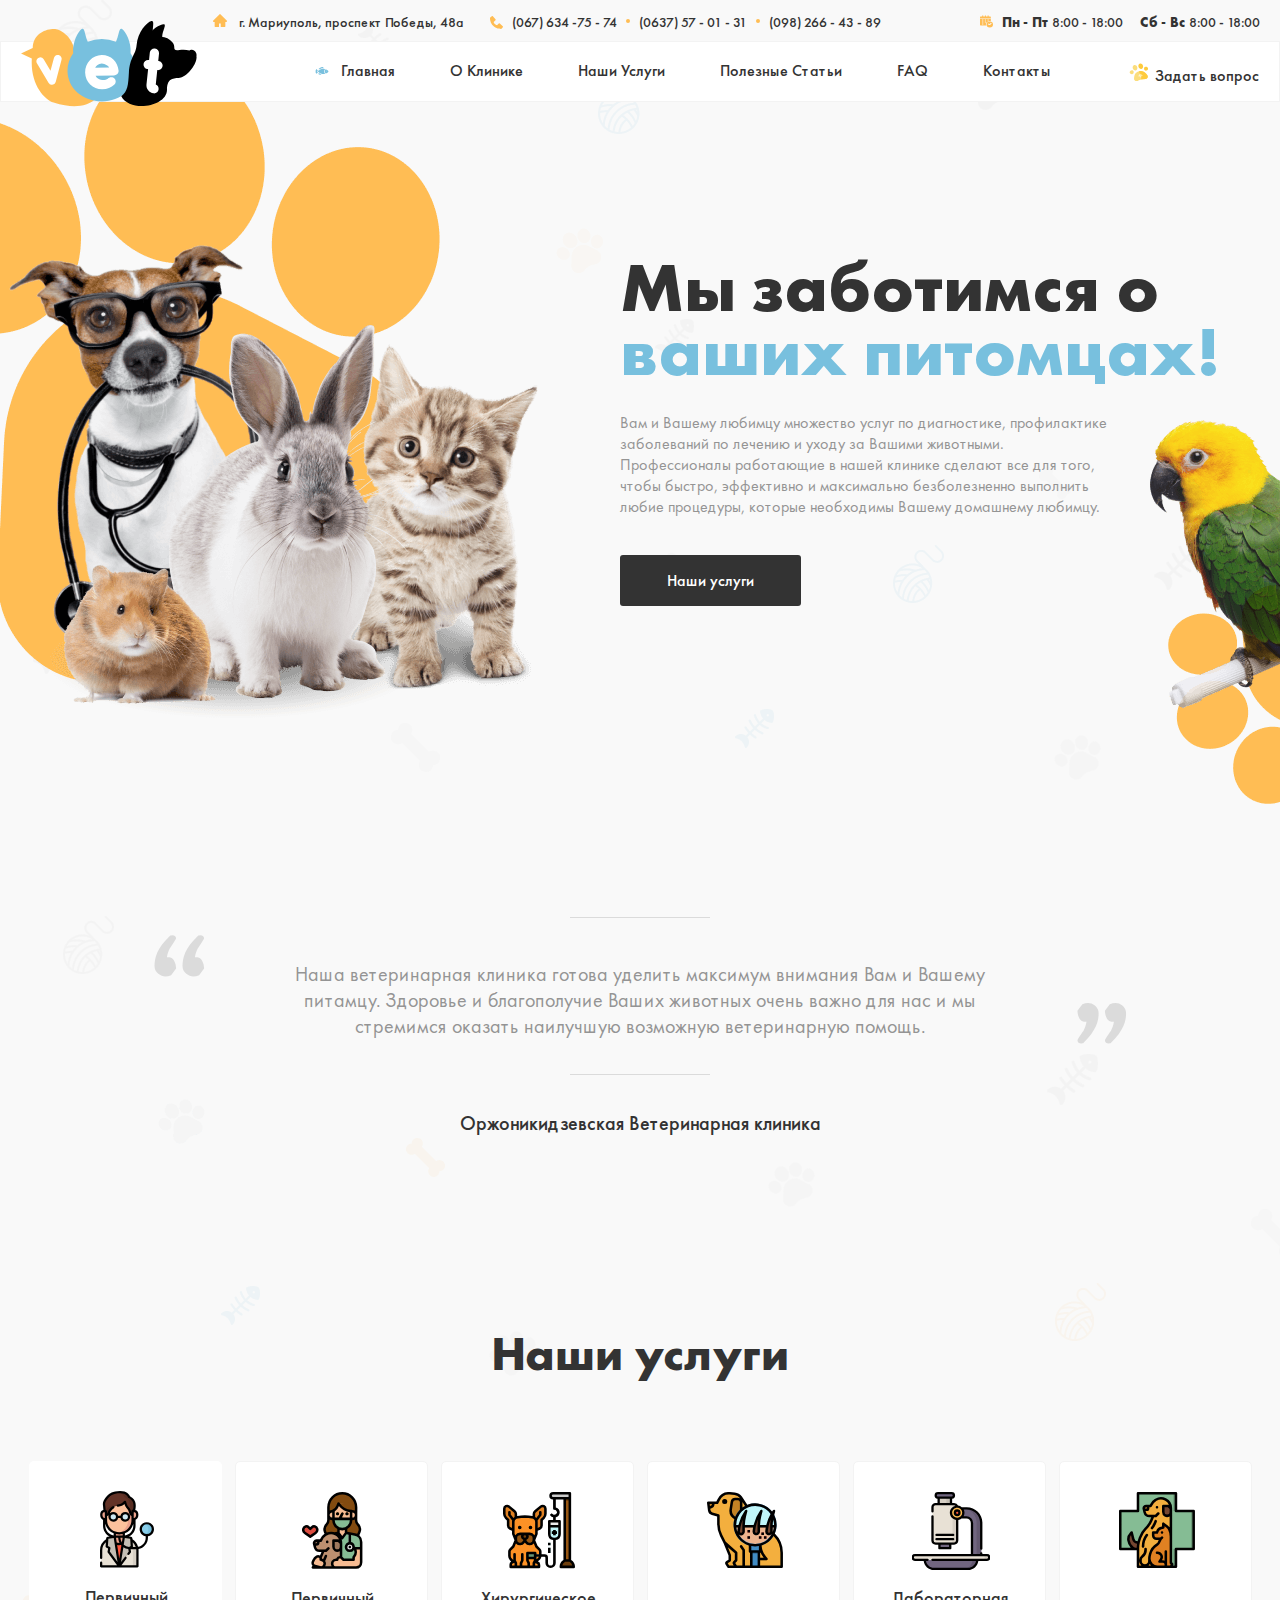
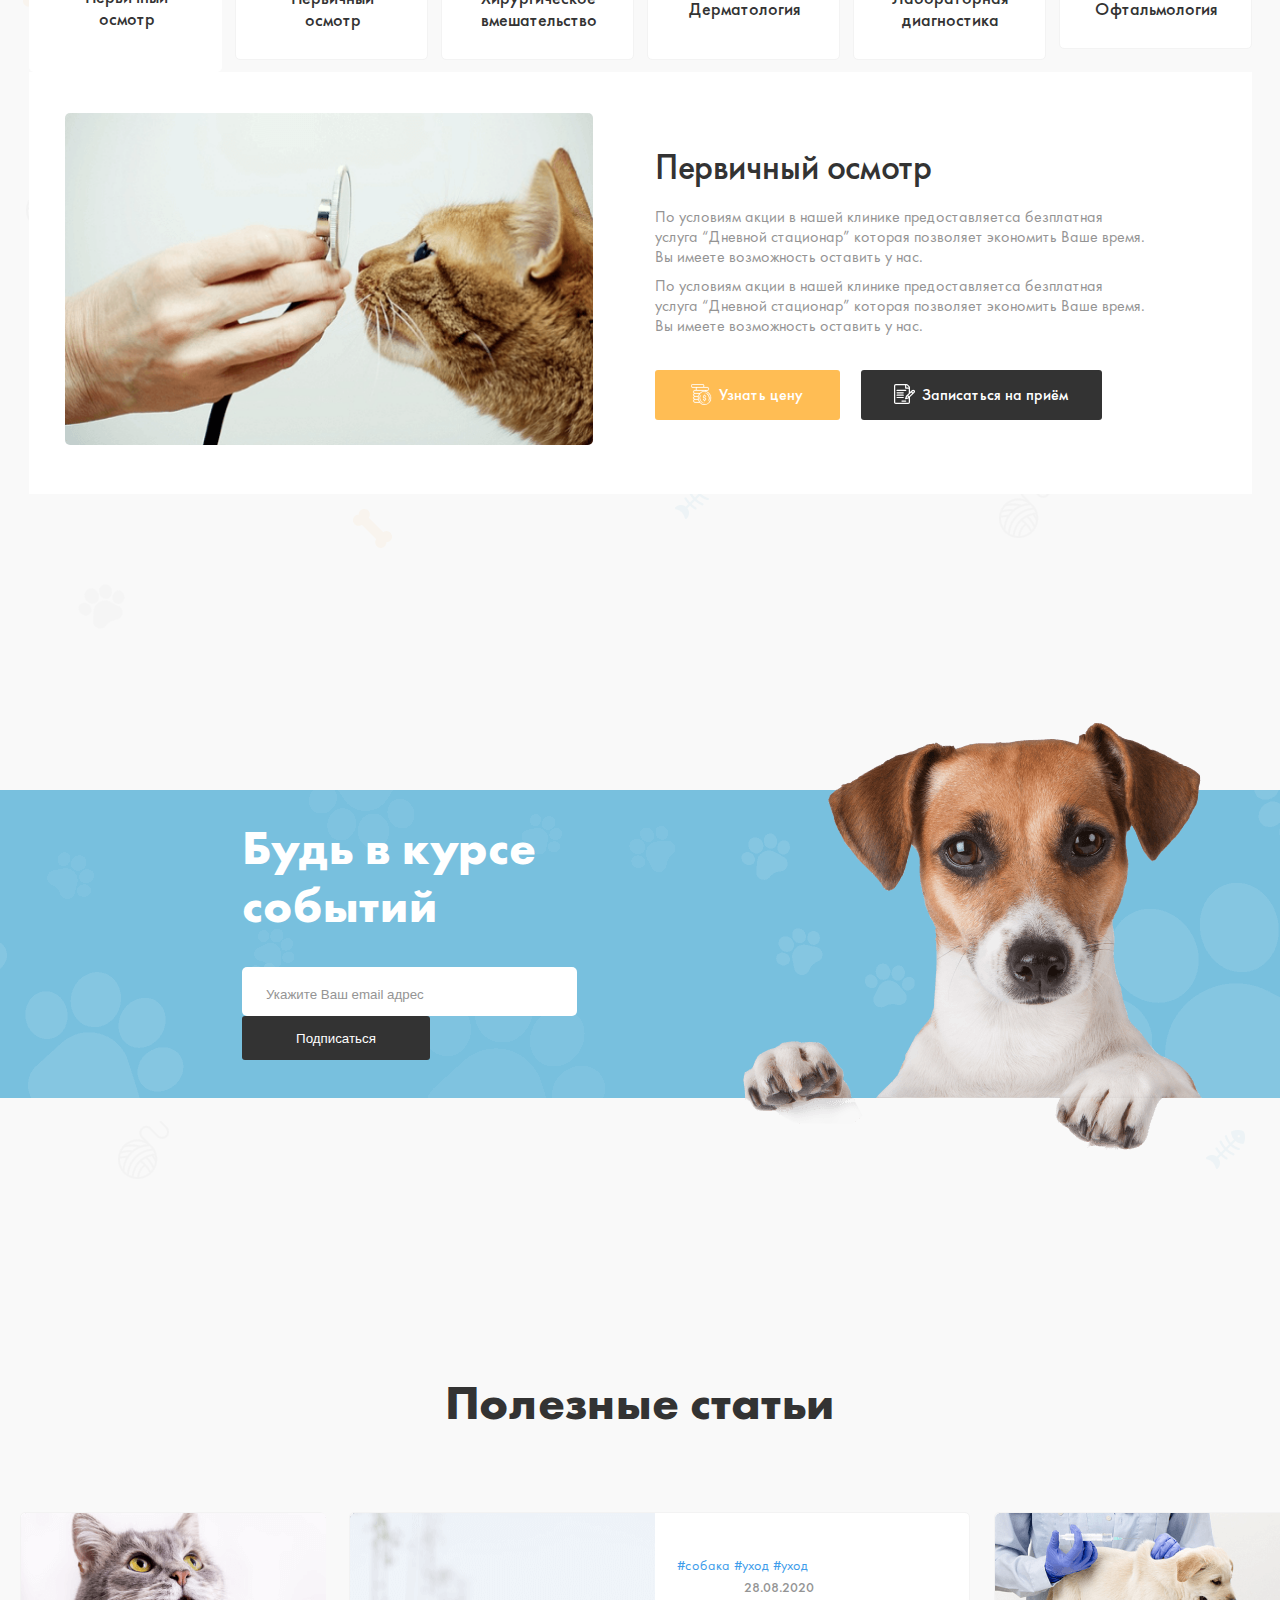
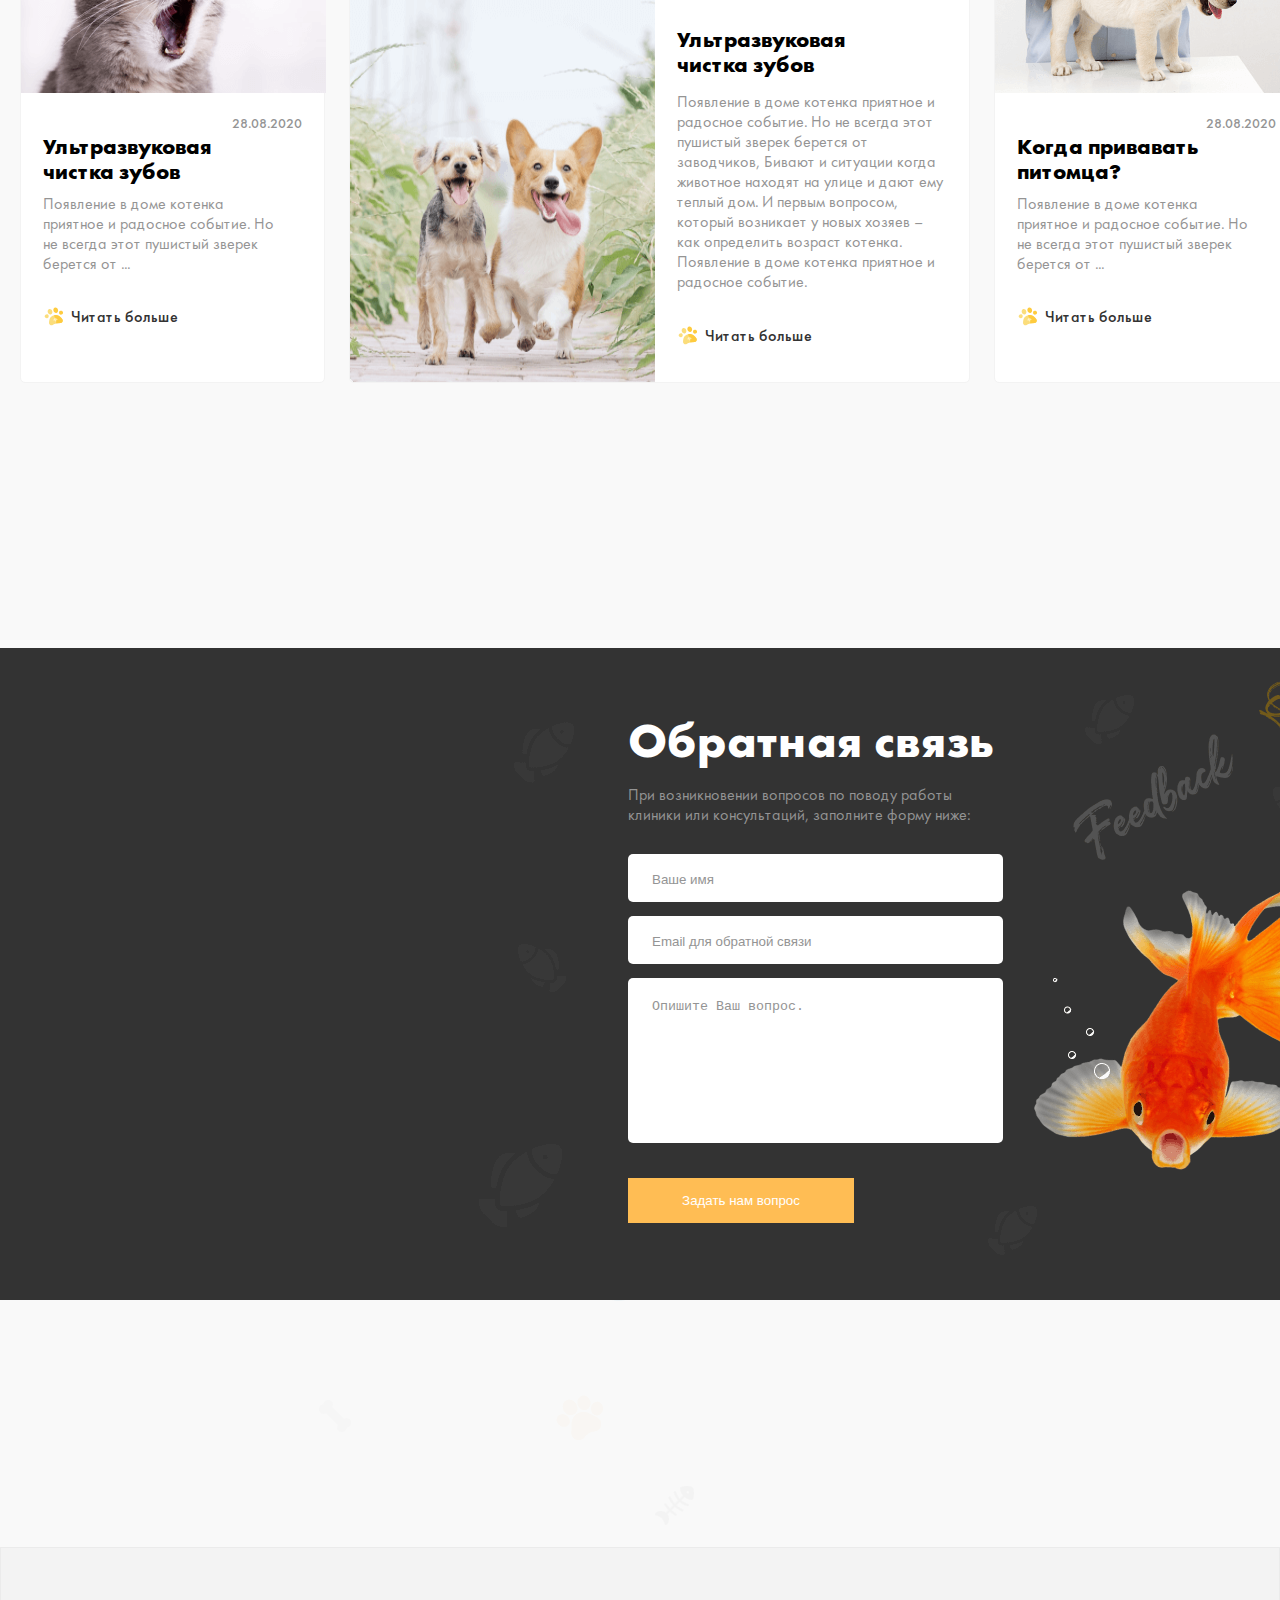
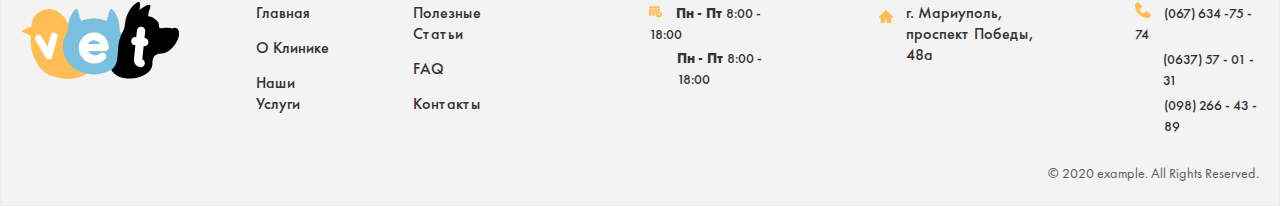
<file: index.html>
<!DOCTYPE html>
<html lang="en">
<head>
   <meta charset="UTF-8">
   <meta name="viewport" content="width=device-width, initial-scale=1.0">
   <link rel="stylesheet" href="./css/main.css">
   <title>Veterinar klinika</title>
</head>
<body>
   <header class="site-header">
      <div class="header-top">
         <div class="container">
            <div class="header-top-wrapper">
               <ul class="header-top-list">
                  <li class="header-top-item">
                     <address class="header-location">
                        <a class="header-location-link" href="https://goo.gl/maps/TbkB6rpLAUsAjtsp7">
                           г. Мариуполь, проспект Победы, 48а</a>
                     </address>
                  </li>
                  <li class="header-top-item">
                     <ul class="header-tel-list">
                        <li class="tel-item">
                           <a class="header-tel-link" href="tel:+0676347574">(067) 634 -75 - 74</a>
                        </li>
                        <li class="tel-item">
                           <a class="header-tel-link even" href="tel:+0637570131">(0637) 57 - 01 - 31</a>
                        </li>
                        <li class="tel-item">
                           <a class="header-tel-link" href="tel:+0982664389">(098) 266 - 43 - 89</a>
                        </li>
                     </ul>
                  </li>
                  <li class="header-top-item">
                     <ul class="header-time-list">
                        <li class="time-item">
                           <strong class="time-item-day">
                              Пн - Пт
                           </strong>
                           <time class="time-item-hour" datetime="2023-07-06 08:00">
                              8:00 - 18:00
                           </time>
                        </li>
                        <li class="time-item">
                           <strong class="time-item-day">
                              Сб - Вс
                           </strong>
                           <time class="time-item-hour" datetime="2023-07-06 08:00">
                              8:00 - 18:00
                           </time>
                        </li>
                     </ul>
                  </li>
               </ul>
            </div>
         </div>
      </div>
      <div class="header-bottom">
         <div class="container">
            <div class="header-bottom-wrapper">
               <a class="header-logo-link" href="index.html">
                  <img width="176" height="86" src="./images/logo.svg" alt="Vetclinic logotip">
               </a>
               <nav class="navbar">
                  <ul class="nav-list">
                     <li class="nav-item">
                        <a class="nav-link" href="index.html">
                           Главная
                        </a>
                     </li>
                     <li class="nav-item">
                        <a class="nav-link" href="about.html">
                           О Клинике
                        </a>
                     </li>
                     <li class="nav-item">
                        <a class="nav-link" href="service.html">
                           Наши Услуги
                        </a>
                     </li>
                     <li class="nav-item">
                        <a class="nav-link" href="blog.html">
                           Полезные Статьи
                        </a>
                     </li>
                     <li class="nav-item">
                        <a class="nav-link" href="faq.html">
                           FAQ
                        </a>
                     </li>
                     <li class="nav-item">
                        <a class="nav-link" href="contact.html">
                           Контакты
                        </a>
                     </li>
                  </ul>
               </nav>
               <a class="header-bottom-link" href="#">
                  Задать вопрос
               </a>
            </div>
         </div>
      </div>
   </header>
   <main class="site-main">
      <section class="hero">
         <div class="container">
            <div class="hero-wrapper">
               <div class="hero-desc">
                  <h1 class="hero-title">
                     Мы заботимся о 
                     <span class="hero-title-end">
                        ваших питомцах!
                     </span>
                  </h1>
                  <div class="hero-text-wrapper">
                     <p class="hero-text">
                        Вам и Вашему любимцу множество услуг по диагностике, профилактике заболеваний по лечению и уходу за Вашими животными. Профессионалы работающие в нашей клинике сделают все для того, чтобы быстро, эффективно и максимально безболезненно выполнить любие процедуры, которые необходимы Вашему домашнему любимцу.
                     </p>
                  </div>
                  <a class="hero-link" href="#">
                     Наши услуги
                  </a>
               </div>
            </div>
         </div>
      </section>
      <article class="quote">
         <h2 class="visually-hidden">
            Ветеринарная клиника гарантирует жизнь вашим питомцам
         </h2>
         <div class="container">
            <div class="quote-wrapper">
               <div class="quote-desc">
                  <blockquote class="blockquote-info">
                     Наша ветеринарная клиника готова уделить максимум внимания Вам и Вашему питамцу. Здоровье и благополучие Ваших животных очень важно для нас и мы стремимся оказать наилучшую возможную ветеринарную помощь.
                  </blockquote>
                  <cite class="qoute-author">
                     Оржоникидзевская Ветеринарная клиника
                  </cite>
               </div>
            </div>
         </div>
      </article>
      <section class="service">
         <div class="container">
            <div class="service-wrapper">
               <h2 class="service-title">
                  Наши услуги
               </h2>
               <button class="service-left" type="button">
               </button>
               <ol class="service-list">
                  <li class="service-item">
                     <a class="service-link" href="#">
                        Первичный осмотр
                     </a>
                  </li>
                  <li class="service-item">
                     <a class="service-link" href="#">
                        Первичный осмотр
                     </a>
                  </li>
                  <li class="service-item">
                     <a class="service-link" href="#">
                        Хирургическое вмешательство
                     </a>
                  </li>
                  <li class="service-item">
                     <a class="service-link" href="#">
                        Дерматология
                     </a>
                  </li>
                  <li class="service-item">
                     <a class="service-link" href="#">
                        Лабораторная диагностика
                     </a>
                  </li>
                  <li class="service-item">
                     <a class="service-link" href="#">
                        Офтальмология
                     </a>
                  </li>
               </ol>
               <button class="service-right" type="button">
               </button>
               <div class="service-item-info">
                  <img src="./images/cat.png" alt="">
                  <div class="service-item-info-desc">
                     <h4 class="service-info-title">
                        Первичный осмотр
                     </h4>
                     <p class="service-info-text">
                        По условиям акции в нашей клинике предоставляетса безплатная услуга “Дневной стационар” которая позволяет экономить Ваше время. Вы имеете возможность оставить у нас.
                     </p>
                     <p class="service-info-text">
                        По условиям акции в нашей клинике предоставляетса безплатная услуга “Дневной стационар” которая позволяет экономить Ваше время. Вы имеете возможность оставить у нас.
                     </p>
                     <ul class="service-info-list">
                        <li class="service-info-item">
                           <a class="service-info-link" href="#">
                              Узнать цену
                           </a>
                        </li>
                        <li class="service-info-item">
                           <a class="service-info-link" href="#">
                              Записаться на приём
                           </a>
                        </li>
                     </ul>
                  </div>
               </div>
            </div>
         </div>
      </section>
      <section class="follow">
         <div class="container">
            <div class="follow-wrapper">
               <form class="follow-desc" action="https://echo.htmlacademy.ru" autocomplete="off" method="POST">
                  <h2 class="follow-title">
                     Будь в курсе событий
                  </h2>
                  <input class="user-mail" type="email" aria-label="Укажите Ваш email адрес" placeholder="Укажите Ваш email адрес" name="user_email" required>
                  <button class="follow-btn">
                     Подписаться
                  </button>
               </form>
            </div>
         </div>
      </section>
      <section class="advice">
         <div class="container">
            <div class="advice-wrapper">
               <h2 class="advice-title">
                  Полезные статьи
               </h2>
               <ul class="advice-list">
                  <li class="advice-item">
                     <img width="305" height="180" src="./images/greycat.png" alt="gray cat looking at its owner with its mouth open">
                     <div class="advice-item-info">
                        <time class="advice-info-time" datetime="2020-08-28">28.08.2020</time>
                        <div class="advice-info-title-wrapper">
                           <h3 class="advice-info-title">
                              Ультразвуковая чистка зубов
                           </h3>
                        </div>
                        <div class="advice-info-text-wrapper">
                           <p class="advice-info-text">
                              Появление в доме котенка приятное и радосное событие. Но не всегда этот пушистый зверек берется от ...
                           </p>
                        </div>
                        <a class="advice-info-link" href="#">
                           Читать больше
                        </a>
                     </div>
                  </li>
                  <li class="advice-item">
                     <img width="305" height="180" src="./images/dogs.png" alt="На фото две бегущие собаки">
                     <div class="advice-item-info">
                        <a class="advice-item-info-link" href="#">#собака</a>
                        <a class="advice-item-info-link" href="#">#уход</a>
                        <a class="advice-item-info-link" href="#">#уход</a>
                        <time class="advice-info-time" datetime="2020-08-29">28.08.2020</time>
                        <div class="advice-info-title-wrapper">
                           <h3 class="advice-info-title">
                              Ультразвуковая чистка зубов
                           </h3>
                        </div>
                        <div class="advice-info-text-wrapper">
                           <p class="advice-info-text">
                              Появление в доме котенка приятное и радосное событие. Но не всегда этот пушистый зверек берется от заводчиков, Бивают и ситуации когда животное находят на улице и дают ему теплый дом. И первым вопросом, который возникает у новых хозяев – как определить возраст котенка. Появление в доме котенка приятное и радосное событие.
                           </p>
                        </div>
                        <a class="advice-info-link" href="#">
                           Читать больше
                        </a>
                     </div>
                  </li>
                  <li class="advice-item">
                     <img width="305" height="180" src="./images/dog.png" alt="gray cat looking at its owner with its mouth open">
                     <div class="advice-item-info">
                        <time class="advice-info-time" datetime="2020-08-28">28.08.2020</time>
                        <div class="advice-info-title-wrapper">
                           <h3 class="advice-info-title">
                              Когда привавать питомца?
                           </h3>
                        </div>
                        <div class="advice-info-text-wrapper">
                           <p class="advice-info-text">
                              Появление в доме котенка приятное и радосное событие. Но не всегда этот пушистый зверек берется от ...
                           </p>
                        </div>
                        <a class="advice-info-link" href="#">
                           Читать больше
                        </a>
                     </div>
                  </li>
               </ul>
            </div>
         </div>
      </section>
      <section class="contact">
         <div class="contact-wrapper">
            <iframe class="contact-location" src="https://www.google.com/maps/embed?pb=!1m18!1m12!1m3!1d2715.5656841172276!2d37.639836676272004!3d47.10758437114846!2m3!1f0!2f0!3f0!3m2!1i1024!2i768!4f13.1!3m3!1m2!1s0x40e6e6701cd9c691%3A0xe9b99fd0268f089c!2z0L_RgNC-0YHQvy4g0J_QvtCx0LXQtNGLLCA0ONCwLCDQnNCw0YDQuNGD0L_QvtC70YwsINCU0L7QvdC10YbQutCw0Y8g0L7QsdC70LDRgdGC0YwsINCj0LrRgNCw0LjQvdCwLCA4NzUwMA!5e0!3m2!1sru!2s!4v1688653484513!5m2!1sru!2s" width="600" height="450" style="border:0;" allowfullscreen="" loading="lazy" referrerpolicy="no-referrer-when-downgrade"></iframe>
            <div class="contact-info-wrapper">
               <h2 class="contact-title">
                  Обратная связь
               </h2>
               <p class="contact-text">
                  При возникновении вопросов по поводу работы клиники или консультаций, заполните форму ниже:
               </p>
               <form class="contact-desc" action="https://echo.htmlacademy.ru" autocomplete="off" method="POST">
                  <input class="contact-name" type="text" aria-label="Ваше имя" placeholder="Ваше имя" name="user_name" required>
                  <input class="contact-name" type="email" aria-label="Email для обратной связи" placeholder="Email для обратной связи" name="user_email" required>
                  <textarea class="contact-user-desc" name="user_feedbeack" placeholder="Опишите Ваш вопрос." aria-label="Опишите Ваш вопрос"></textarea>
                  <button class="contact-link" type="submit">
                     Задать нам вопрос
                  </button>
               </form>
            </div>
         </div>
      </section>
   </main>
   <footer class="site-footer">
      <div class="container">
         <div class="footer-wrapper">
            <a class="footer-logo-link" href="index.html">
               <img src="./images/logotip.svg" alt="Логотип ветеринарной клиники">
            </a>
            <div class="footer-location-wrapper">
               <ul class="footer-left-list">
                  <li class="footer-left-item">
                     <a class="footer-location-link" href="#">
                        Главная
                     </a>
                  </li>
                  <li class="footer-left-item">
                     <a class="footer-location-link" href="#">
                        О Клинике
                     </a>
                  </li>
                  <li class="footer-left-item">
                     <a class="footer-location-link" href="#">
                        Наши Услуги
                     </a>
                  </li>
               </ul>
               <ul class="footer-left-list">
                  <li class="footer-left-item">
                     <a class="footer-location-link" href="#">
                        Полезные Статьи
                     </a>
                  </li>
                  <li class="footer-left-item">
                     <a class="footer-location-link" href="#">
                        FAQ
                     </a>
                  </li>
                  <li class="footer-left-item">
                     <a class="footer-location-link" href="#">
                        Контакты
                     </a>
                  </li>
               </ul>
            </div>
            <address class="footer-info">
               <ul class="footer-info-list">
                  <li class="footer-info-item">
                     <strong class="footer-info-item-day">
                        Пн - Пт
                     </strong>
                     <time class="footer-info-item-hour" datetime="2023-07-06 08:00">
                        8:00 - 18:00
                     </time>
                  </li>
                  <li class="footer-info-item">
                     <strong class="footer-info-item-day">
                        Пн - Пт
                     </strong>
                     <time class="footer-info-item-hour" datetime="2023-07-06 08:00">
                        8:00 - 18:00
                     </time>
                  </li>
               </ul>
               <div class="footer-location-end">
                  <a class="footer-info-location" href="https://goo.gl/maps/TbkB6rpLAUsAjtsp7">г. Мариуполь, проспект Победы, 48а</a>
               </div>
               <ul class="footer-info-tel">
                  <li class="footer-info-phone">
                     <a class="footer-tel" href="tel+0982664389">(067) 634 -75 - 74</a>
                  </li>
                  <li class="footer-info-phone">
                     <a class="footer-tel" href="tel+0637570131">(0637) 57 - 01 - 31</a>
                  </li>
                  <li class="footer-info-phone">
                     <a class="footer-tel" href="tel+0676347574">(098) 266 - 43 - 89</a>
                  </li>
               </ul> 
            </address>
         </div>
         <div class="footer-end-wrapper">
            <span class="footer-end-text">
               © 2020 example. All Rights Reserved.
            </span>
         </div>
      </div>
   </footer>
</body>
</html>
</file>
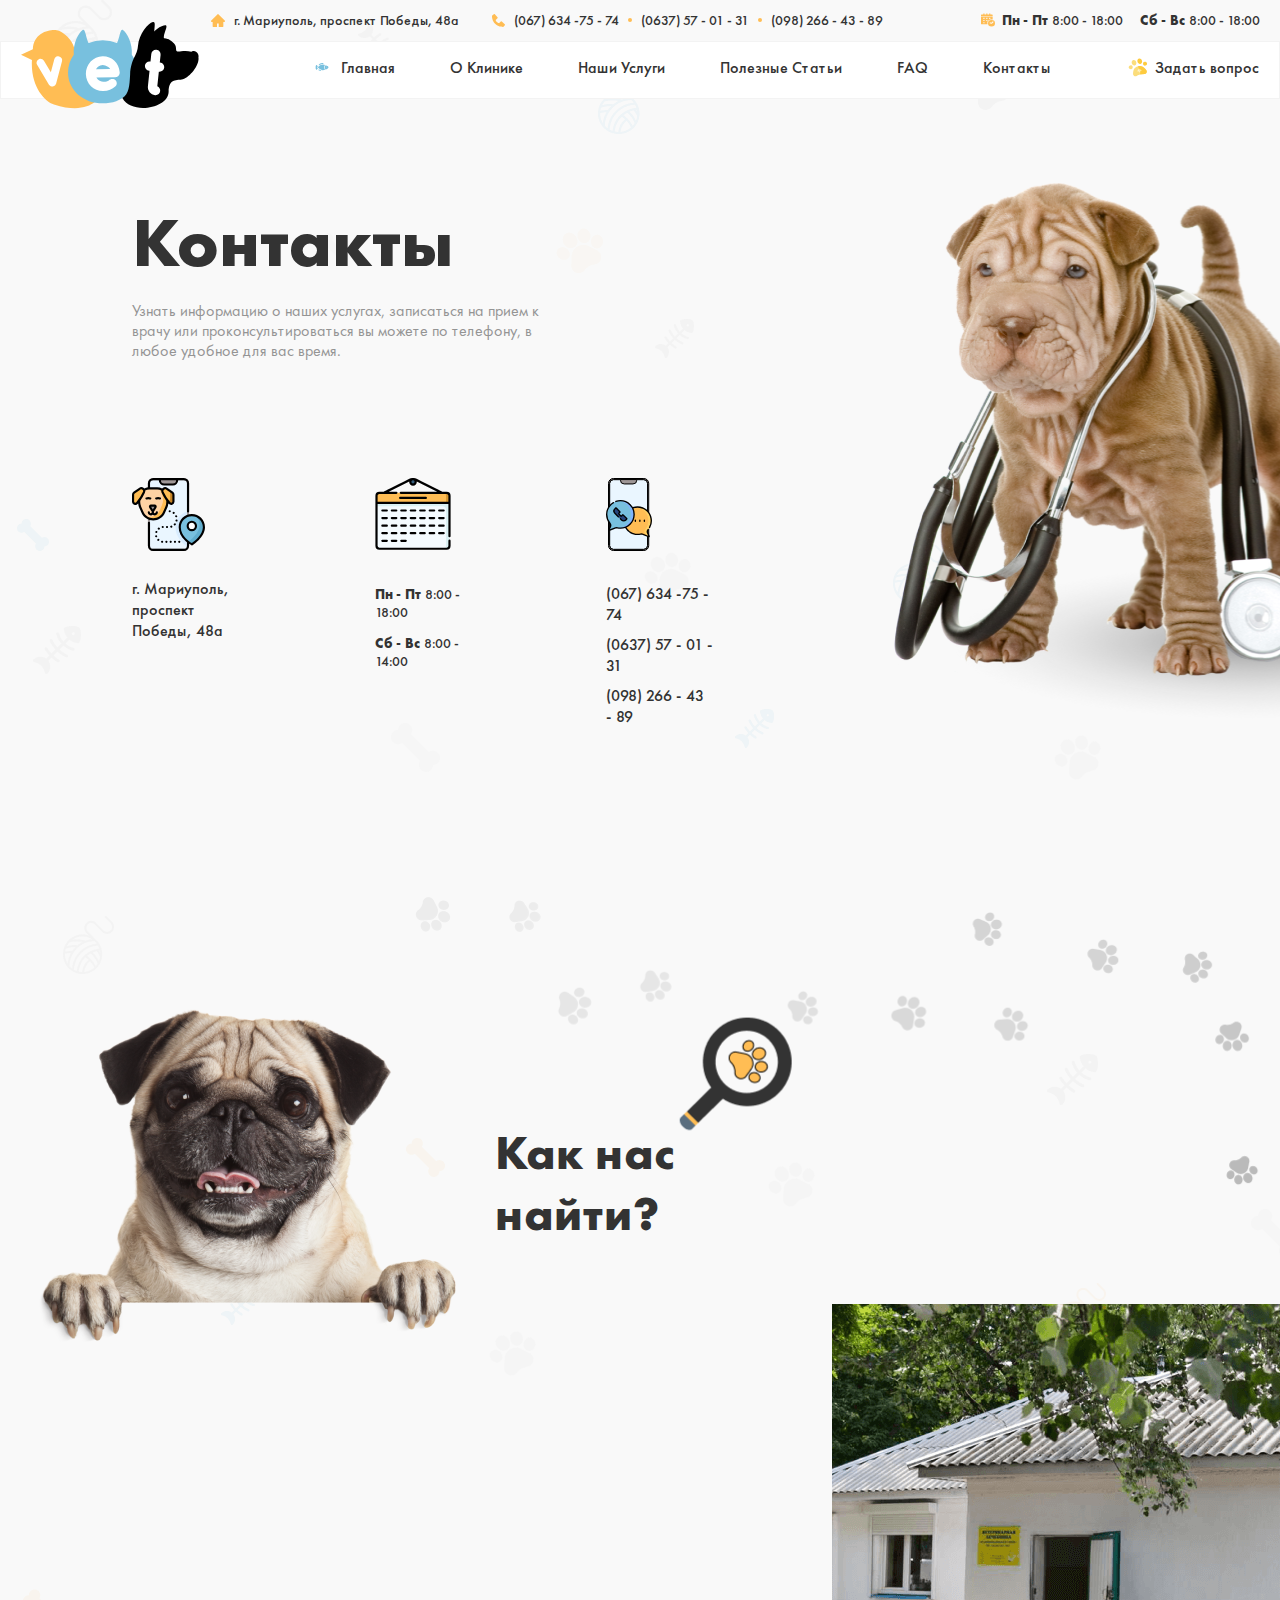
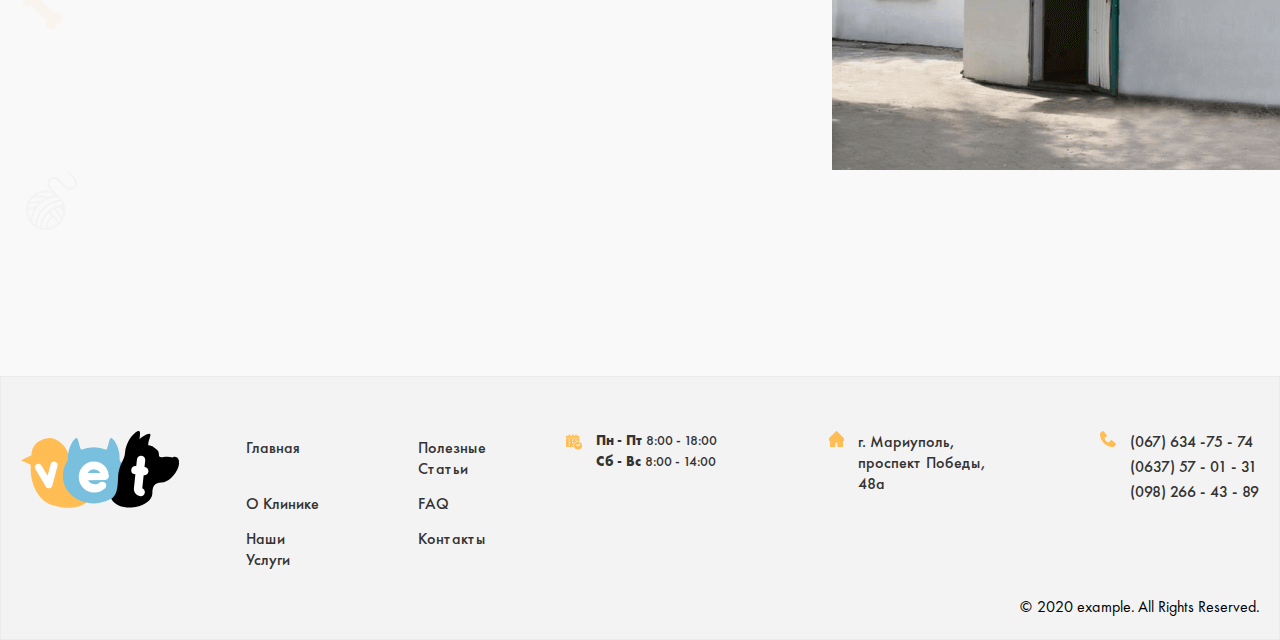
<file: contact.html>
<!DOCTYPE html>
<html lang="en">
<head>
   <meta charset="UTF-8">
   <meta name="viewport" content="width=device-width, initial-scale=1.0">
   <link rel="stylesheet" href="./css/minifier.css">
   <title>Veterinary clinic</title>
</head>
<body>
   
   <header class="site-header">
      <div class="header-top">
         <div class="container">
            <address class="header-top-wrapper">
               <a class="header-top-location" href="https://goo.gl/maps/TbkB6rpLAUsAjtsp7">
                  г. Мариуполь, проспект Победы, 48а
               </a>
               <ul class="header-top-tel-list">
                 <li class="header-top-tel-item">
                  <a class="header-top-tel-link" href="tel:+0676347574">(067) 634 -75 - 74</a>
                 </li>
                 <li class="header-top-tel-item">
                  <a class="header-top-tel-link" href="tel:+0637570131">(0637) 57 - 01 - 31</a>
                 </li>
                 <li class="header-top-tel-item">
                  <a class="header-top-tel-link" href="tel:+0982664389">(098) 266 - 43 - 89</a>
                 </li>
               </ul>
               <ul class="header-top-time-list">
                  <li class="header-top-time-litem">
                     <strong class="header-top-day">
                        Пн - Пт 
                     </strong>
                     <time class="header-top-time" datetime="2023-07-07T08:00">
                        8:00 - 18:00
                     </time>
                  </li>
                  <li class="header-top-time-litem">
                     <strong class="header-top-day">
                        Сб - Вс
                     </strong>
                     <time class="header-top-time" datetime="2023-07-07T08:00">
                        8:00 - 18:00
                     </time>
                  </li>
               </ul>
            </address>
         </div>
      </div>
      <div class="header-bottom">
         <div class="container">
            <div class="header-bottom-wrapper">
               <a class="header-logo-link" href="index.html">
                  <img src="./images/logo.svg" alt="Логотип ветеринарной клиники">
               </a>
               <nav class="nav-bar">
                  <ul class="nav-list">
                     <li class="nav-item">
                        <a class="nav-item-link" href="index.html">
                           Главная
                        </a>
                     </li>
                     <li class="nav-item">
                        <a class="nav-item-link" href="about.html">
                           О Клинике
                        </a>
                     </li>
                     <li class="nav-item">
                        <a class="nav-item-link" href="service.html">
                           Наши Услуги
                        </a>
                     </li>
                     <li class="nav-item">
                        <a class="nav-item-link" href="blog.html">
                           Полезные Статьи
                        </a>
                     </li>
                     <li class="nav-item">
                        <a class="nav-item-link" href="faq.html">
                           FAQ
                        </a>
                     </li>
                     <li class="nav-item">
                        <a class="nav-item-link" href="contact.html">
                           Контакты
                        </a>
                     </li>
                  </ul>
               </nav>
               <a class="header-bottom-link" href="#">
                  Задать вопрос
               </a>
            </div>
         </div>
      </div>
   </header>
   <main class="site-main">
      <section class="hero">
         <div class="container">
            <div class="hero-wrapper">
               <div class="hero-title-wrapper">
                  <h1 class="her-title">
                     Контакты
                  </h1>
                  <p class="her-text">
                     Узнать информацию о наших услугах, записаться на прием к врачу или проконсультироваться вы можете по телефону, в любое удобное для вас время.
                  </p>
               </div>
               <address class="hero-location">
                  <ul class="hero-list">
                     <li class="hero-item">
                        <a class="hero-item-map" href="https://goo.gl/maps/TbkB6rpLAUsAjtsp7">
                        г. Мариуполь, проспект Победы, 48а
                        </a>
                     </li>
                     <li class="hero-item">
                        <ul class="hero-time-wrapper">
                           <li class="hero-time-item">
                              <strong class="header-top-day">
                                 Пн - Пт 
                              </strong>
                              <time class="header-top-time" datetime="2023-07-07T08:00">
                                 8:00 - 18:00
                              </time>
                           </li>
                           <li class="hero-time-item">
                              <strong class="header-top-day">
                                 Сб - Вс
                              </strong>
                              <time class="header-top-time" datetime="2023-07-07T08:00">
                                 8:00 - 14:00
                              </time>
                           </li>
                        </ul>
                     </li>
                     <li class="hero-item">
                        <ul class="hero-tel-wrapper">
                           <li class="hero-tel-item">
                              <a class="hero-tel" href="tel+0676347574">(067) 634 -75 - 74</a>
                           </li>
                           <li class="hero-tel-item">
                              <a class="hero-tel" href="tel+0637570131">(0637) 57 - 01 - 31</a>
                           </li>
                           <li class="hero-tel-item">
                              <a class="hero-tel" href="tel+0982664389">(098) 266 - 43 - 89</a>
                           </li>
                        </ul>
                     </li>
                  </ul>
               </address>
            </div>
         </div>
      </section>
      <section class="find">
         <div class="find-wrapper">
            <div class="find-title-wrapper">
               <h2 class="find-title">
                  Как нас найти?
               </h2>
            </div>
            <div class="find-desc-wrapper">
               <iframe class="find-location" src="https://www.google.com/maps/embed?pb=!1m18!1m12!1m3!1d2715.5656841172276!2d37.639836676272004!3d47.10758437114846!2m3!1f0!2f0!3f0!3m2!1i1024!2i768!4f13.1!3m3!1m2!1s0x40e6e6701cd9c691%3A0xe9b99fd0268f089c!2z0L_RgNC-0YHQvy4g0J_QvtCx0LXQtNGLLCA0ONCwLCDQnNCw0YDQuNGD0L_QvtC70YwsINCU0L7QvdC10YbQutCw0Y8g0L7QsdC70LDRgdGC0YwsINCj0LrRgNCw0LjQvdCwLCA4NzUwMA!5e0!3m2!1sru!2s!4v1688653484513!5m2!1sru!2s" style="border:0;" allowfullscreen="" loading="lazy" referrerpolicy="no-referrer-when-downgrade"></iframe> 
               <img width="593" height="466" src="./images/adres.png" alt="">
            </div>
         </div>
      </section>
   </main>
   <footer class="site-footer">
      <div class="container">
         <div class="footer-wrapper">
            <a class="footer-logo-link" href="index.html">
               <img src="./images/logotip.svg" alt="Логотип ветеринарной клиники">
            </a>
            <div class="footer-nav-wrapper">
               <ul class="footer-nav-list">
                  <li class="footer-nav-item">
                     <a class="footer-nav-link" href="index.html">
                        Главная
                     </a>
                  </li>
                  <li class="footer-nav-item">
                     <a class="footer-nav-link" href="index.html">
                        Полезные Статьи
                     </a>
                  </li>
                  <li class="footer-nav-item">
                     <a class="footer-nav-link" href="index.html">
                        О Клинике
                     </a>
                  </li>
                  <li class="footer-nav-item">
                     <a class="footer-nav-link" href="index.html">
                        FAQ
                     </a>
                  </li>
                  <li class="footer-nav-item">
                     <a class="footer-nav-link" href="index.html">
                        Наши Услуги
                     </a>
                  </li>
                  <li class="footer-nav-item">
                     <a class="footer-nav-link" href="index.html">
                        Контакты
                     </a>
                  </li>
               </ul>
            </div>
            <address class="footer-address">
               <ul class="footer-info-list">
                  <li class="footer-info-item">
                     <ul class="footer-time-list">
                        <li class="footer-time-item">
                           <strong class="header-top-day">
                              Пн - Пт
                           </strong>
                           <time class="header-top-time" datetime="2023-07-07T08:00">
                              8:00 - 18:00
                           </time>
                        </li>
                        <li class="footer-time-item">
                           <strong class="header-top-day">
                              Сб - Вс
                           </strong>
                           <time class="header-top-time" datetime="2023-07-07T08:00">
                              8:00 - 14:00
                           </time>
                        </li>
                     </ul>
                  </li>
                  <li class="footer-info-item">
                     <a class="footer-info-location" href="https://goo.gl/maps/TbkB6rpLAUsAjtsp7">
                     г. Мариуполь, проспект Победы, 48а
                     </a>
                  </li>
                  <li class="footer-info-item">
                     <ul class="footer-tel-list">
                        <li class="footer-tel-item">
                           <a class="hero-tel" href="tel+0676347574">(067) 634 -75 - 74</a>
                        </li>
                        <li class="footer-tel-item">
                           <a class="hero-tel" href="tel+0637570131">(0637) 57 - 01 - 31</a>
                        </li>
                        <li class="footer-tel-item">
                           <a class="hero-tel" href="tel+0982664389">(098) 266 - 43 - 89</a>
                        </li>
                     </ul>
                  </li>
               </ul>
            </address>
         </div>
         <div class="footer-end">
            <span class="footer-end-text">
               © 2020 example. All Rights Reserved.
            </span>
         </div>
      </div>
   </footer>
</body>
</html>
</file>
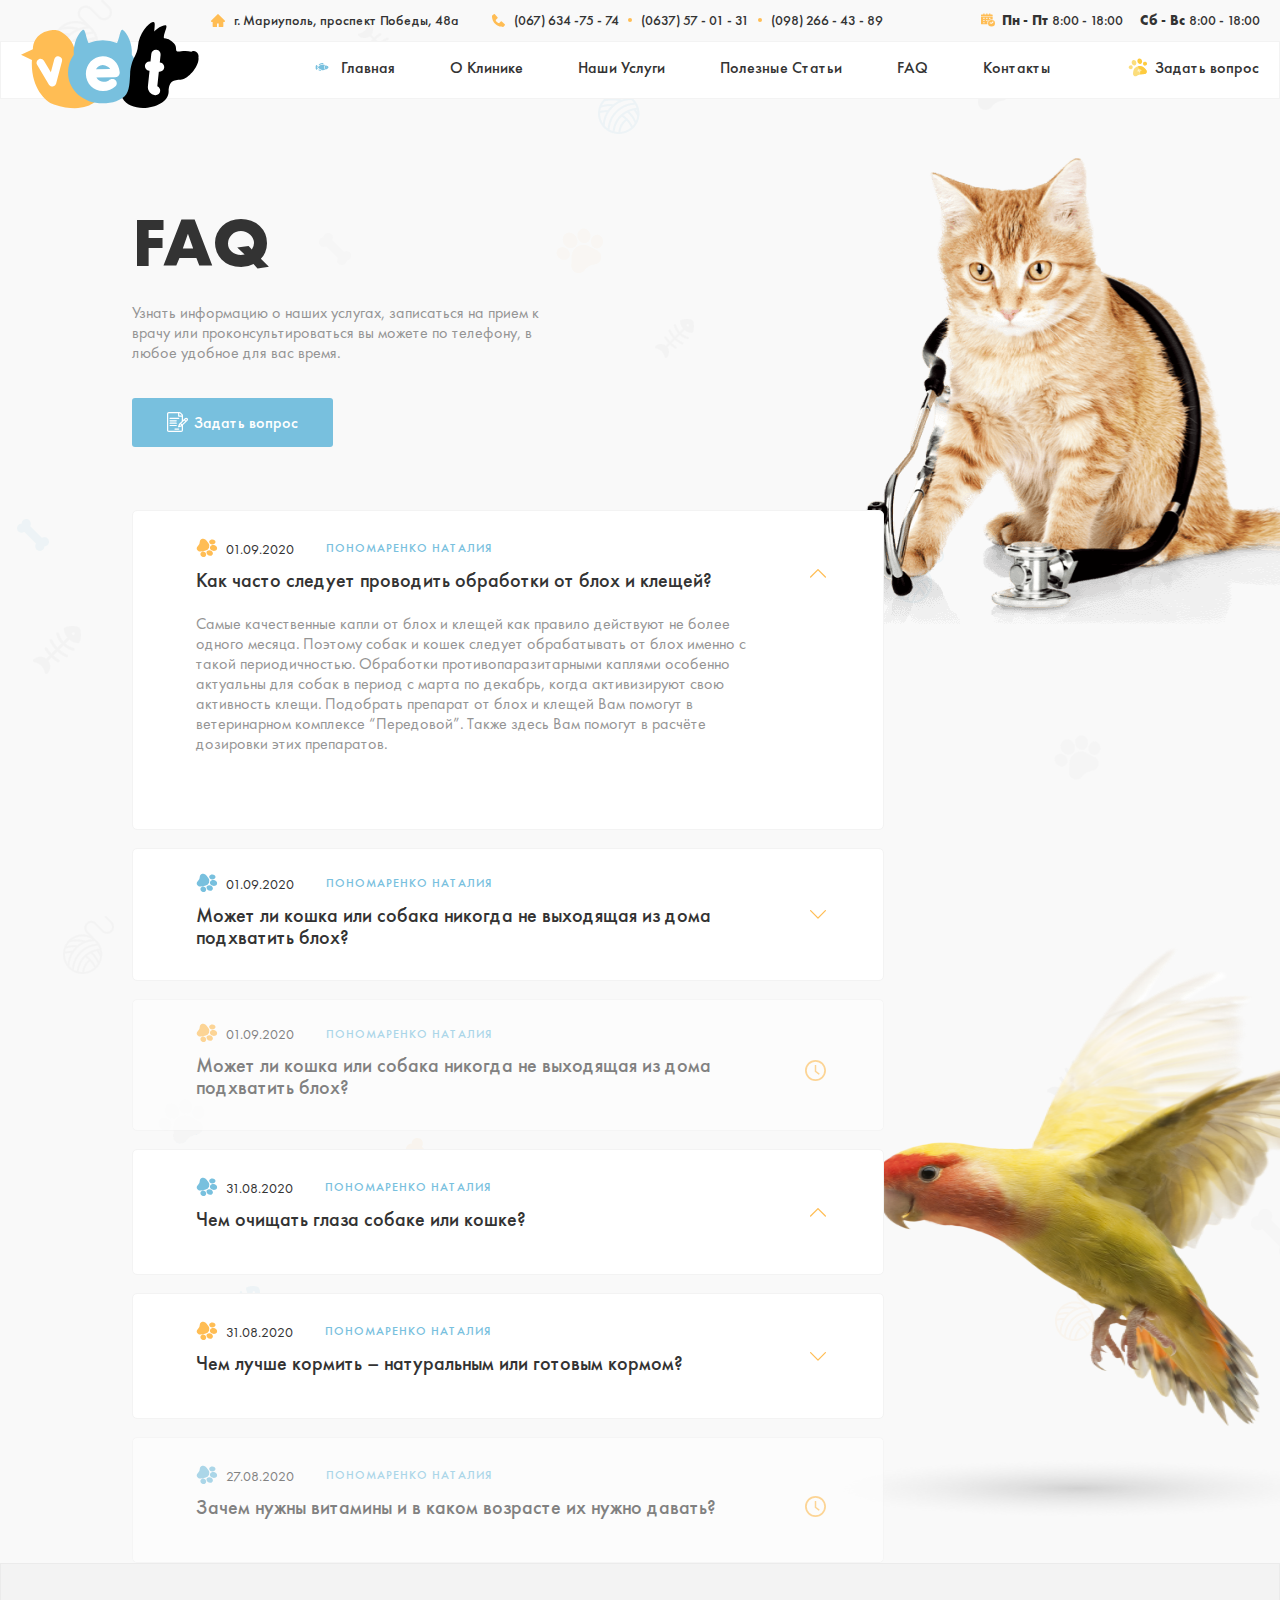
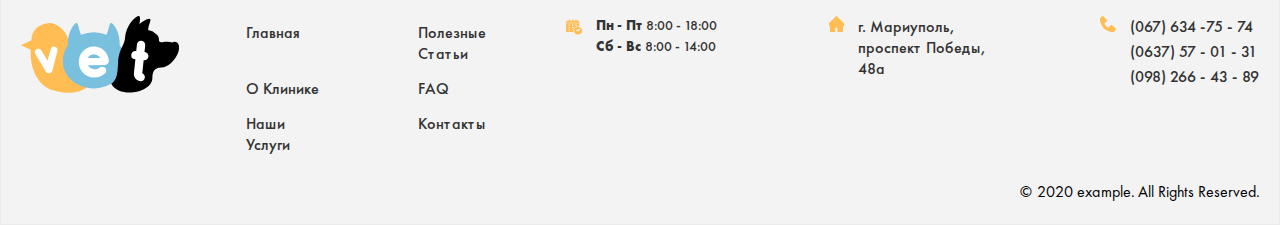
<file: faq.html>
<!DOCTYPE html>
<html lang="en">
<head>
   <meta charset="UTF-8">
   <meta name="viewport" content="width=device-width, initial-scale=1.0">
   <link rel="stylesheet" href="./css/mini.faq.css">
   <title>FAQ</title>
</head>
<body>
   <header class="site-header">
      <div class="header-top">
         <div class="container">
            <address class="header-top-wrapper">
               <a class="header-top-location" href="https://goo.gl/maps/TbkB6rpLAUsAjtsp7">
                  г. Мариуполь, проспект Победы, 48а
               </a>
               <ul class="header-top-tel-list">
                 <li class="header-top-tel-item">
                  <a class="header-top-tel-link" href="tel:+0676347574">(067) 634 -75 - 74</a>
                 </li>
                 <li class="header-top-tel-item">
                  <a class="header-top-tel-link" href="tel:+0637570131">(0637) 57 - 01 - 31</a>
                 </li>
                 <li class="header-top-tel-item">
                  <a class="header-top-tel-link" href="tel:+0982664389">(098) 266 - 43 - 89</a>
                 </li>
               </ul>
               <ul class="header-top-time-list">
                  <li class="header-top-time-litem">
                     <strong class="header-top-day">
                        Пн - Пт 
                     </strong>
                     <time class="header-top-time" datetime="2023-07-07T08:00">
                        8:00 - 18:00
                     </time>
                  </li>
                  <li class="header-top-time-litem">
                     <strong class="header-top-day">
                        Сб - Вс
                     </strong>
                     <time class="header-top-time" datetime="2023-07-07T08:00">
                        8:00 - 18:00
                     </time>
                  </li>
               </ul>
            </address>
         </div>
      </div>
      <div class="header-bottom">
         <div class="container">
            <div class="header-bottom-wrapper">
               <a class="header-logo-link" href="index.html">
                  <img src="./images/logo.svg" alt="Логотип ветеринарной клиники">
               </a>
               <nav class="nav-bar">
                  <ul class="nav-list">
                     <li class="nav-item">
                        <a class="nav-item-link" href="index.html">
                           Главная
                        </a>
                     </li>
                     <li class="nav-item">
                        <a class="nav-item-link" href="about.html">
                           О Клинике
                        </a>
                     </li>
                     <li class="nav-item">
                        <a class="nav-item-link" href="service.html">
                           Наши Услуги
                        </a>
                     </li>
                     <li class="nav-item">
                        <a class="nav-item-link" href="blog.html">
                           Полезные Статьи
                        </a>
                     </li>
                     <li class="nav-item">
                        <a class="nav-item-link" href="faq.html">
                           FAQ
                        </a>
                     </li>
                     <li class="nav-item">
                        <a class="nav-item-link" href="contact.html">
                           Контакты
                        </a>
                     </li>
                  </ul>
               </nav>
               <a class="header-bottom-link" href="#">
                  Задать вопрос
               </a>
            </div>
         </div>
      </div>
   </header>
   <main class="site-main">
      <section class="hero">
         <div class="container">
            <div class="hero-wrapper">
               <div class="hero-info">
                  <h1 class="hero-title">
                     FAQ
                  </h1>
                  <p class="hero-text">
                     Узнать информацию о наших услугах, записаться на прием к врачу или проконсультироваться вы можете по телефону, в любое удобное для вас время.
                  </p>
                  <a class="hero-link" href="#">
                     Задать вопрос
                  </a>
               </div>
               <h2 class="visually-hidden">
                  Ветеринарная клиника гарантирует жизнь вашим питомцам.
               </h2>
               <ul class="hero-list">
                  <li class="hero-item">
                     <time class="hero-item-time" datetime="2020-09-01">
                        01.09.2020
                     </time>
                     <a class="hero-item-link" href="#">
                        Пономаренко Наталия
                     </a>
                     <h3 class="hero-item-title">
                        Как часто следует проводить обработки от блох и клещей?
                     </h3>
                     <p class="hero-item-text">
                        Самые качественные капли от блох и клещей как правило действуют не более одного месяца. Поэтому собак и кошек следует обрабатывать от блох именно с такой периодичностью. Обработки противопаразитарными каплями особенно актуальны для собак в период с марта по декабрь, когда активизируют свою активность клещи. Подобрать препарат от блох и клещей Вам помогут в ветеринарном комплексе “Передовой”. Также здесь Вам помогут в расчёте дозировки этих препаратов.
                     </p>
                  </li>
                  <li class="hero-item">
                     <time class="hero-item-time" datetime="2020-09-01">
                        01.09.2020
                     </time>
                     <a class="hero-item-link" href="#">
                        Пономаренко Наталия
                     </a>
                     <h3 class="hero-item-title">
                        Может ли кошка или собака никогда не выходящая из дома подхватить блох?
                     </h3>
                  </li>
                  <li class="hero-item">
                     <time class="hero-item-time" datetime="2020-09-01">
                        01.09.2020
                     </time>
                     <a class="hero-item-link" href="#">
                        Пономаренко Наталия
                     </a>
                     <h3 class="hero-item-title">
                        Может ли кошка или собака никогда не выходящая из дома подхватить блох?
                     </h3>
                  </li>
                  <li class="hero-item">
                     <time class="hero-item-time" datetime="2020-08-31">
                        31.08.2020
                     </time>
                     <a class="hero-item-link" href="#">
                        Пономаренко Наталия
                     </a>
                     <h3 class="hero-item-title">
                        Чем очищать глаза собаке или кошке?
                     </h3>
                  </li>
                  <li class="hero-item">
                     <time class="hero-item-time" datetime="2020-08-31">
                        31.08.2020
                     </time>
                     <a class="hero-item-link" href="#">
                        Пономаренко Наталия
                     </a>
                     <h3 class="hero-item-title">
                        Чем лучше кормить – натуральным или готовым кормом?
                     </h3>
                  </li>
                  <li class="hero-item">
                     <time class="hero-item-time" datetime="2020-08-27">
                        27.08.2020
                     </time>
                     <a class="hero-item-link" href="#">
                        Пономаренко Наталия
                     </a>
                     <h3 class="hero-item-title">
                        Зачем нужны витамины и в каком возрасте их нужно давать?
                     </h3>
                  </li>
               </ul>
            </div>
         </div>
      </section>
   </main>
   <footer class="site-footer">
      <div class="container">
         <div class="footer-wrapper">
            <a class="footer-logo-link" href="index.html">
               <img src="./images/logotip.svg" alt="Логотип ветеринарной клиники">
            </a>
            <div class="footer-nav-wrapper">
               <ul class="footer-nav-list">
                  <li class="footer-nav-item">
                     <a class="footer-nav-link" href="index.html">
                        Главная
                     </a>
                  </li>
                  <li class="footer-nav-item">
                     <a class="footer-nav-link" href="index.html">
                        Полезные Статьи
                     </a>
                  </li>
                  <li class="footer-nav-item">
                     <a class="footer-nav-link" href="index.html">
                        О Клинике
                     </a>
                  </li>
                  <li class="footer-nav-item">
                     <a class="footer-nav-link" href="index.html">
                        FAQ
                     </a>
                  </li>
                  <li class="footer-nav-item">
                     <a class="footer-nav-link" href="index.html">
                        Наши Услуги
                     </a>
                  </li>
                  <li class="footer-nav-item">
                     <a class="footer-nav-link" href="index.html">
                        Контакты
                     </a>
                  </li>
               </ul>
            </div>
            <address class="footer-address">
               <ul class="footer-info-list">
                  <li class="footer-info-item">
                     <ul class="footer-time-list">
                        <li class="footer-time-item">
                           <strong class="header-top-day">
                              Пн - Пт
                           </strong>
                           <time class="header-top-time" datetime="2023-07-07T08:00">
                              8:00 - 18:00
                           </time>
                        </li>
                        <li class="footer-time-item">
                           <strong class="header-top-day">
                              Сб - Вс
                           </strong>
                           <time class="header-top-time" datetime="2023-07-07T08:00">
                              8:00 - 14:00
                           </time>
                        </li>
                     </ul>
                  </li>
                  <li class="footer-info-item">
                     <a class="footer-info-location" href="https://goo.gl/maps/TbkB6rpLAUsAjtsp7">
                     г. Мариуполь, проспект Победы, 48а
                     </a>
                  </li>
                  <li class="footer-info-item">
                     <ul class="footer-tel-list">
                        <li class="footer-tel-item">
                           <a class="hero-tel" href="tel+0676347574">(067) 634 -75 - 74</a>
                        </li>
                        <li class="footer-tel-item">
                           <a class="hero-tel" href="tel+0637570131">(0637) 57 - 01 - 31</a>
                        </li>
                        <li class="footer-tel-item">
                           <a class="hero-tel" href="tel+0982664389">(098) 266 - 43 - 89</a>
                        </li>
                     </ul>
                  </li>
               </ul>
            </address>
         </div>
         <div class="footer-end">
            <span class="footer-end-text">
               © 2020 example. All Rights Reserved.
            </span>
         </div>
      </div>
   </footer>
</body>
</html>
</file>
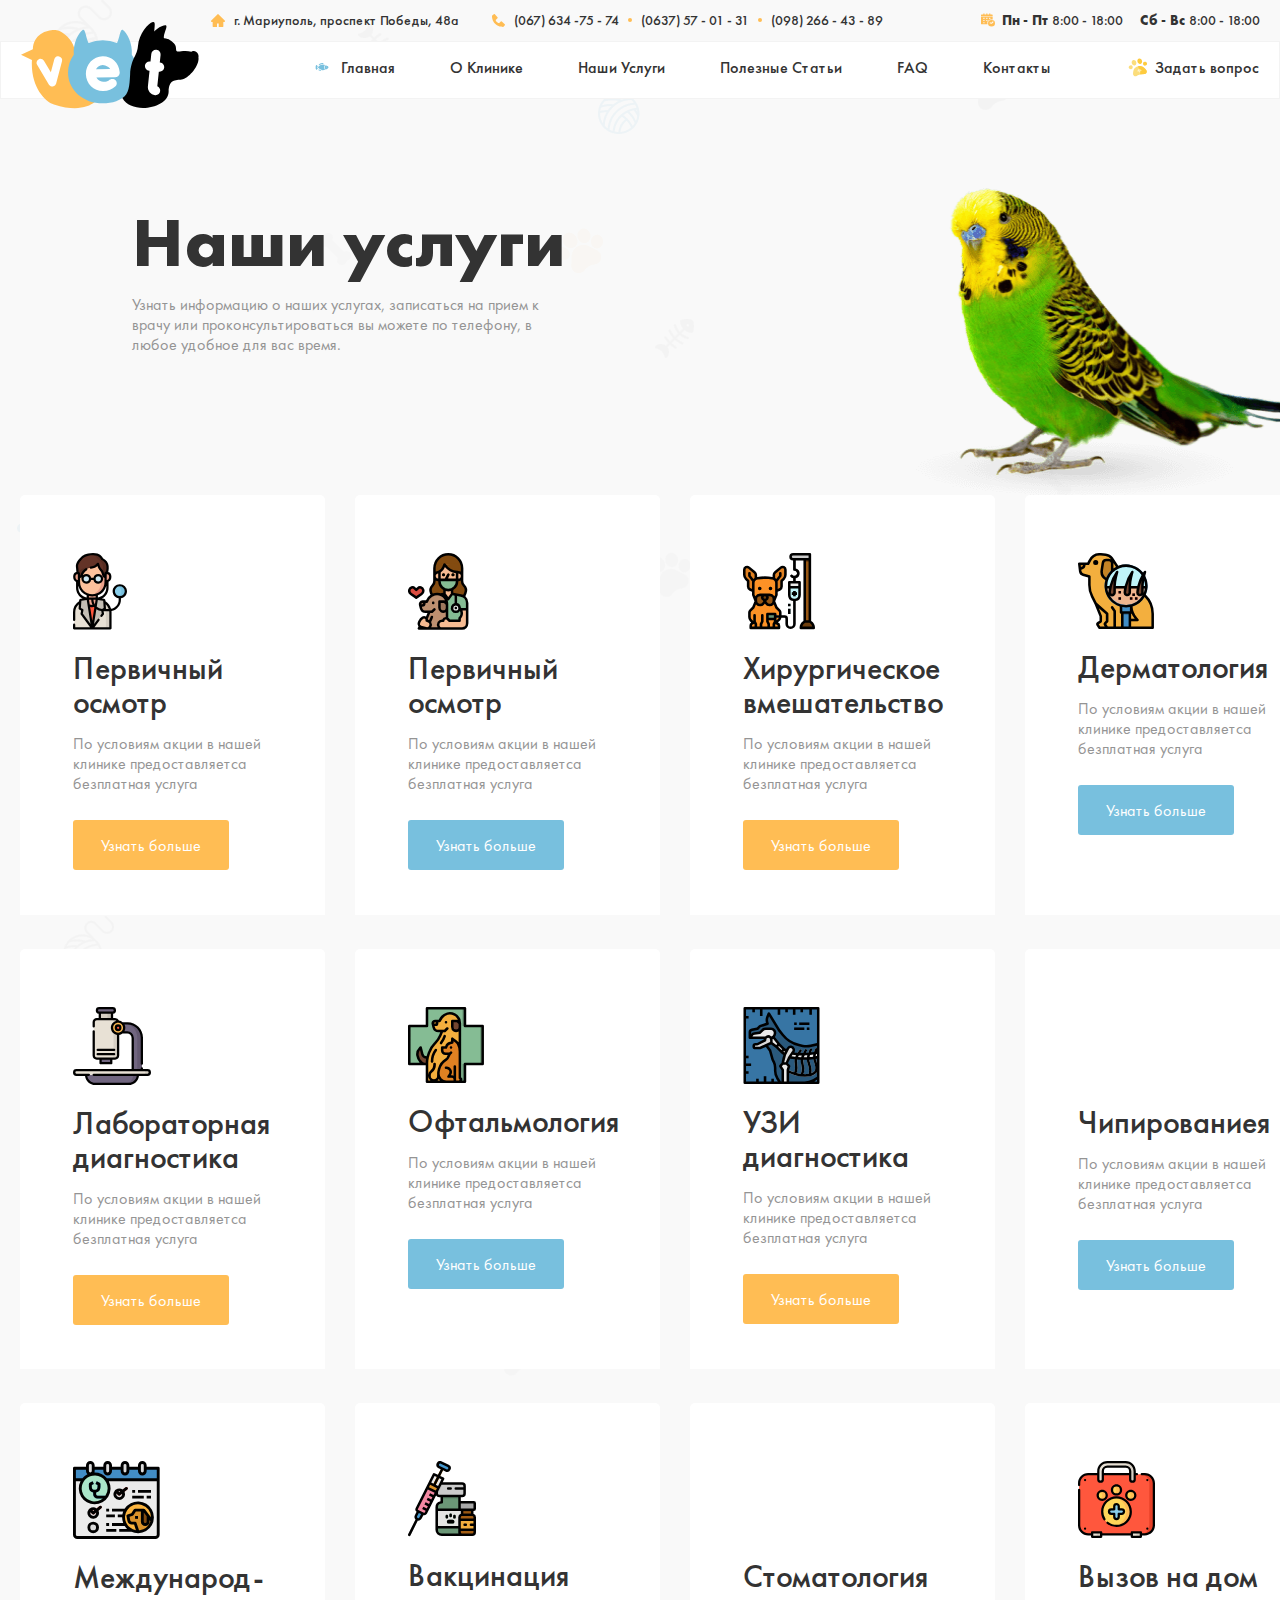
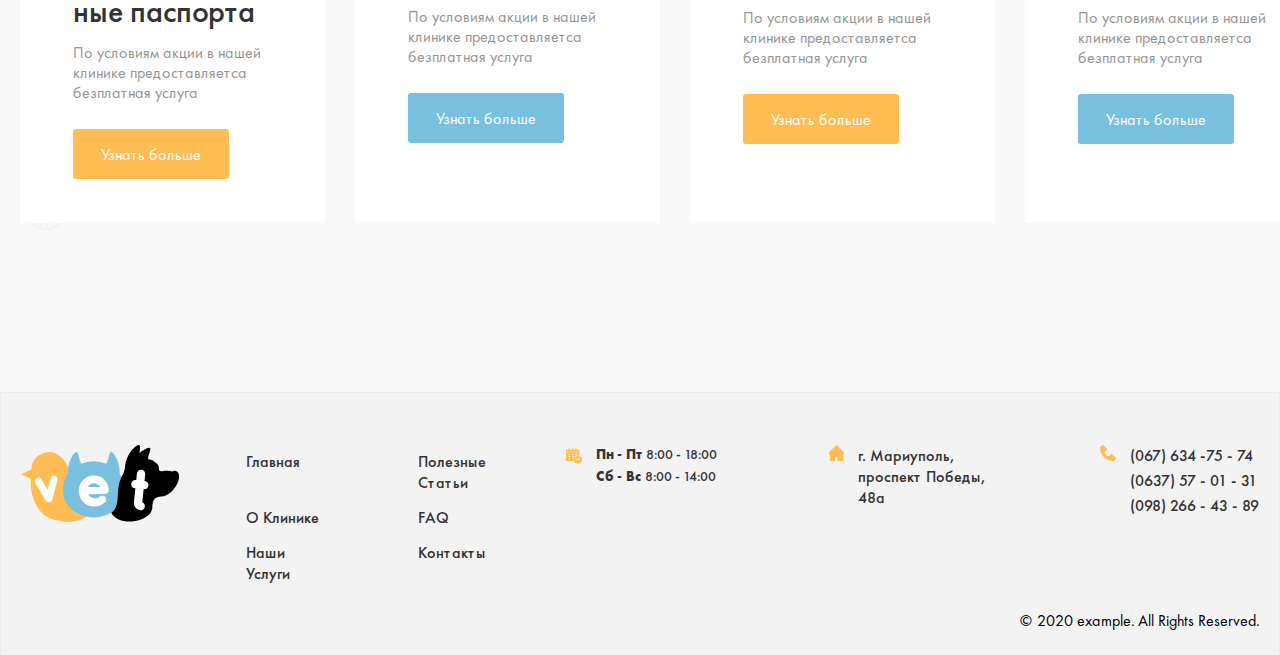
<file: service.html>
<!DOCTYPE html>
<html lang="en">
<head>
   <meta charset="UTF-8">
   <meta name="viewport" content="width=device-width, initial-scale=1.0">
   <link rel="stylesheet" href="./css/mini.service.css">
   <title>Services</title>
</head>
<body>
   <header class="site-header">
      <div class="header-top">
         <div class="container">
            <address class="header-top-wrapper">
               <a class="header-top-location" href="https://goo.gl/maps/TbkB6rpLAUsAjtsp7">
                  г. Мариуполь, проспект Победы, 48а
               </a>
               <ul class="header-top-tel-list">
                 <li class="header-top-tel-item">
                  <a class="header-top-tel-link" href="tel:+0676347574">(067) 634 -75 - 74</a>
                 </li>
                 <li class="header-top-tel-item">
                  <a class="header-top-tel-link" href="tel:+0637570131">(0637) 57 - 01 - 31</a>
                 </li>
                 <li class="header-top-tel-item">
                  <a class="header-top-tel-link" href="tel:+0982664389">(098) 266 - 43 - 89</a>
                 </li>
               </ul>
               <ul class="header-top-time-list">
                  <li class="header-top-time-litem">
                     <strong class="header-top-day">
                        Пн - Пт 
                     </strong>
                     <time class="header-top-time" datetime="2023-07-07T08:00">
                        8:00 - 18:00
                     </time>
                  </li>
                  <li class="header-top-time-litem">
                     <strong class="header-top-day">
                        Сб - Вс
                     </strong>
                     <time class="header-top-time" datetime="2023-07-07T08:00">
                        8:00 - 18:00
                     </time>
                  </li>
               </ul>
            </address>
         </div>
      </div>
      <div class="header-bottom">
         <div class="container">
            <div class="header-bottom-wrapper">
               <a class="header-logo-link" href="index.html">
                  <img src="./images/logo.svg" alt="Логотип ветеринарной клиники">
               </a>
               <nav class="nav-bar">
                  <ul class="nav-list">
                     <li class="nav-item">
                        <a class="nav-item-link" href="index.html">
                           Главная
                        </a>
                     </li>
                     <li class="nav-item">
                        <a class="nav-item-link" href="about.html">
                           О Клинике
                        </a>
                     </li>
                     <li class="nav-item">
                        <a class="nav-item-link" href="service.html">
                           Наши Услуги
                        </a>
                     </li>
                     <li class="nav-item">
                        <a class="nav-item-link" href="blog.html">
                           Полезные Статьи
                        </a>
                     </li>
                     <li class="nav-item">
                        <a class="nav-item-link" href="faq.html">
                           FAQ
                        </a>
                     </li>
                     <li class="nav-item">
                        <a class="nav-item-link" href="contact.html">
                           Контакты
                        </a>
                     </li>
                  </ul>
               </nav>
               <a class="header-bottom-link" href="#">
                  Задать вопрос
               </a>
            </div>
         </div>
      </div>
   </header>
   <main class="site-main">
      <section class="hero">
         <div class="container">
            <div class="hero__wrapper">
               <div class="hero__info">
                  <h1 class="hero__title">
                     Наши услуги
                  </h1>
                  <p class="hero__text">
                     Узнать информацию о наших услугах, записаться на прием к врачу или проконсультироваться вы можете по телефону, в любое удобное для вас время.
                  </p>
               </div>
            </div>
            <ol class="hero__list">
               <li class="hero__item">
                  <h3 class="hero__item-title">
                     Первичный осмотр
                  </h3>
                  <p class="hero__item-text">
                     По условиям акции в нашей клинике предоставляетса безплатная услуга
                  </p>
                  <a class="hero__item-link" href="#">
                     Узнать больше
                  </a>
               </li>
               <li class="hero__item">
                  <h3 class="hero__item-title">
                     Первичный осмотр
                  </h3>
                  <p class="hero__item-text">
                     По условиям акции в нашей клинике предоставляетса безплатная услуга
                  </p>
                  <a class="hero__item-link" href="#">
                     Узнать больше
                  </a>
               </li>
               <li class="hero__item">
                  <h3 class="hero__item-title">
                     Хирургическое вмешательство
                  </h3>
                  <p class="hero__item-text">
                     По условиям акции в нашей клинике предоставляетса безплатная услуга
                  </p>
                  <a class="hero__item-link" href="#">
                     Узнать больше
                  </a>
               </li>
               <li class="hero__item">
                  <h3 class="hero__item-title">
                     Дерматология
                  </h3>
                  <p class="hero__item-text">
                     По условиям акции в нашей клинике предоставляетса безплатная услуга
                  </p>
                  <a class="hero__item-link" href="#">
                     Узнать больше
                  </a>
               </li>
               <li class="hero__item">
                  <h3 class="hero__item-title">
                     Лабораторная диагностика
                  </h3>
                  <p class="hero__item-text">
                     По условиям акции в нашей клинике предоставляетса безплатная услуга
                  </p>
                  <a class="hero__item-link" href="#">
                     Узнать больше
                  </a>
               </li>
               <li class="hero__item">
                  <h3 class="hero__item-title">
                     Офтальмология
                  </h3>
                  <p class="hero__item-text">
                     По условиям акции в нашей клинике предоставляетса безплатная услуга
                  </p>
                  <a class="hero__item-link" href="#">
                     Узнать больше
                  </a>
               </li>
               <li class="hero__item">
                  <h3 class="hero__item-title">
                     УЗИ диагностика
                  </h3>
                  <p class="hero__item-text">
                     По условиям акции в нашей клинике предоставляетса безплатная услуга
                  </p>
                  <a class="hero__item-link" href="#">
                     Узнать больше
                  </a>
               </li>
               <li class="hero__item">
                  <h3 class="hero__item-title">
                     Чипированиея
                  </h3>
                  <p class="hero__item-text">
                     По условиям акции в нашей клинике предоставляетса безплатная услуга
                  </p>
                  <a class="hero__item-link" href="#">
                     Узнать больше
                  </a>
               </li>
               <li class="hero__item">
                  <h3 class="hero__item-title">
                     Международ-ные паспорта
                  </h3>
                  <p class="hero__item-text">
                     По условиям акции в нашей клинике предоставляетса безплатная услуга
                  </p>
                  <a class="hero__item-link" href="#">
                     Узнать больше
                  </a>
               </li>
               <li class="hero__item">
                  <h3 class="hero__item-title">
                     Вакцинация
                  </h3>
                  <p class="hero__item-text">
                     По условиям акции в нашей клинике предоставляетса безплатная услуга
                  </p>
                  <a class="hero__item-link" href="#">
                     Узнать больше
                  </a>
               </li>
               <li class="hero__item">
                  <h3 class="hero__item-title">
                     Стоматология
                  </h3>
                  <p class="hero__item-text">
                     По условиям акции в нашей клинике предоставляетса безплатная услуга
                  </p>
                  <a class="hero__item-link" href="#">
                     Узнать больше
                  </a>
               </li>
               <li class="hero__item">
                  <h3 class="hero__item-title">
                     Вызов на дом
                  </h3>
                  <p class="hero__item-text">
                     По условиям акции в нашей клинике предоставляетса безплатная услуга
                  </p>
                  <a class="hero__item-link" href="#">
                     Узнать больше
                  </a>
               </li>
            </ol>
         </div>
      </section>
   </main>
   <footer class="site-footer">
      <div class="container">
         <div class="footer-wrapper">
            <a class="footer-logo-link" href="index.html">
               <img src="./images/logotip.svg" alt="Логотип ветеринарной клиники">
            </a>
            <div class="footer-nav-wrapper">
               <ul class="footer-nav-list">
                  <li class="footer-nav-item">
                     <a class="footer-nav-link" href="index.html">
                        Главная
                     </a>
                  </li>
                  <li class="footer-nav-item">
                     <a class="footer-nav-link" href="index.html">
                        Полезные Статьи
                     </a>
                  </li>
                  <li class="footer-nav-item">
                     <a class="footer-nav-link" href="index.html">
                        О Клинике
                     </a>
                  </li>
                  <li class="footer-nav-item">
                     <a class="footer-nav-link" href="index.html">
                        FAQ
                     </a>
                  </li>
                  <li class="footer-nav-item">
                     <a class="footer-nav-link" href="index.html">
                        Наши Услуги
                     </a>
                  </li>
                  <li class="footer-nav-item">
                     <a class="footer-nav-link" href="index.html">
                        Контакты
                     </a>
                  </li>
               </ul>
            </div>
            <address class="footer-address">
               <ul class="footer-info-list">
                  <li class="footer-info-item">
                     <ul class="footer-time-list">
                        <li class="footer-time-item">
                           <strong class="header-top-day">
                              Пн - Пт
                           </strong>
                           <time class="header-top-time" datetime="2023-07-07T08:00">
                              8:00 - 18:00
                           </time>
                        </li>
                        <li class="footer-time-item">
                           <strong class="header-top-day">
                              Сб - Вс
                           </strong>
                           <time class="header-top-time" datetime="2023-07-07T08:00">
                              8:00 - 14:00
                           </time>
                        </li>
                     </ul>
                  </li>
                  <li class="footer-info-item">
                     <a class="footer-info-location" href="https://goo.gl/maps/TbkB6rpLAUsAjtsp7">
                     г. Мариуполь, проспект Победы, 48а
                     </a>
                  </li>
                  <li class="footer-info-item">
                     <ul class="footer-tel-list">
                        <li class="footer-tel-item">
                           <a class="hero-tel" href="tel+0676347574">(067) 634 -75 - 74</a>
                        </li>
                        <li class="footer-tel-item">
                           <a class="hero-tel" href="tel+0637570131">(0637) 57 - 01 - 31</a>
                        </li>
                        <li class="footer-tel-item">
                           <a class="hero-tel" href="tel+0982664389">(098) 266 - 43 - 89</a>
                        </li>
                     </ul>
                  </li>
               </ul>
            </address>
         </div>
         <div class="footer-end">
            <span class="footer-end-text">
               © 2020 example. All Rights Reserved.
            </span>
         </div>
      </div>
   </footer>
</body>
</html>
</file>
<file: css/main.css>
@font-face {
   font-family: "Futura";
   font-weight: 700;
   font-display: swap;
   src: url("../fonts/futurabold.woff2") format("woff2"),
        url("../fonts/futurabold.woff") format("woff");
}
@font-face {
   font-family: "Futura";
   font-weight: 500;
   font-display: swap;
   src: url("../fonts/futuramedium.woff2") format("woff2"),
        url("../fonts/futuramedium.woff") format("woff");
}
@font-face {
   font-family: "Futura";
   font-weight: 400;
   font-display: swap;
   src: url("../fonts/futuranormal.woff2") format("woff2"),
        url("../fonts/futuranormal.woff") format("woff");
}
* {
  box-sizing: border-box;
}
html {
   height: 100%;
}
body {
   display: flex;
   flex-direction: column;
   height: 100%;
   margin: 0;
   font-family: "Futura";
   font-weight: 400;
   background-color: #f9f9f9;
   background-image: url(../images/bg.png);
   font-style: normal;
}
.container {
   max-width: 1350px;
   width: 100%;
   margin: 0 auto;
   padding: 0 20px;
}
img {
   display: block;
   height: auto;
}
.visually-hidden {
   position: absolute;
   width: 1px;
   height: 1px;
   margin: -1px;
   padding: 0;
   overflow: hidden;
   border: 0;
   clip: rect(0 0 0 0)
}
.header-top {
   padding: 11px 0 9px;
}
.header-top-wrapper {
   margin-left: 193px;
}
.header-top-list {
   display: flex;
   margin: 0;
   padding-left: 0;
   list-style: none;
   align-items: center;
}
.header-top-item:nth-child(1) {
   margin-right: auto;
}
.header-location {
   align-items: center;
}
.header-location-link {
   font-size: 14px;
   font-weight: 500;
   line-height: normal;
   color: #333;
   font-style: normal;
   text-decoration: none;
}
.header-location-link::before {
   display: inline-block;
   width: 14px;
   height: 13px;
   margin-right: 9px;
   background-image: url(../images/home.svg);
   background-size: 14px 13px;
   background-repeat: no-repeat;
   background-position: center;
   content: "";
}
.header-top-item:nth-child(2) {
   display: flex;
   margin-right: 98px;
   align-items: center;
}
.header-top-item:nth-child(2)::before {
   display: inline-block;
   width: 14px;
   height: 14px;
   margin-right: 9px;
   background-image: url(../images/phone.svg);
   background-size: 13px 13px;
   background-repeat: no-repeat;
   background-position: center top 1px;
   content: "";
}
.header-tel-list {
   display: flex;
   column-gap: 9px;
   margin: 0;
   padding-left: 0;
   list-style: none;
}
.header-tel-link {
   font-size: 14px;
   font-weight: 500;
   line-height: normal;
   text-decoration: none;
   color: #333;
   transition: opacity 0.3s linear;
   transition: color 0.3s linear;
}
.header-tel-link:hover {
   color: #ffbd54;
}
.header-tel-link:active {
   color: #333;
   opacity: 0.6;
}
.even::before {
   position: relative;
   bottom: 4px;
   display: inline-block;
   width: 4px;
   height: 4px;
   margin-right: 9px;
   background-color: #ffbd54;
   border-radius: 50%;
   content: "";
}
.even::after {
   position: relative;
   bottom: 4px;
   display: inline-block;
   width: 4px;
   height: 4px;
   margin-left: 9px;
   background-color: #FFBD54;
   border-radius: 50%;
   content: "";
}
.header-top-item:nth-child(3) {
   display: flex;
   align-items: center;
}
.header-top-item:nth-child(3):before {
   display: inline-block;
   width: 14px;
   height: 14px;
   margin-right: 9px;
   background-image: url(../images/schedule.svg);
   background-size: 13px 13px;
   background-repeat: no-repeat;
   background-position: center;
   content: "";
}
.header-time-list {
   display: flex;
   column-gap: 17px;
   margin: 0;
   padding-left: 0;
   list-style: none;
}
.time-item-day {
   font-size: 14px;
   font-weight: 700;
   line-height: normal;
   color: #333;
}
.time-item-hour {
   font-size: 14px;
   font-weight: 500;
   line-height: normal;
   color: #333;
}
.header-bottom {
   padding: 14px 0 15px;
   border: 1px solid #f3f3f3;
   background-color: #fff;
}
.header-bottom-wrapper {
   position: relative;
   display: flex;
   align-items: center;
}
.header-logo-link {
   position: absolute;
   top: -35px;
   transition: opacity 0.3s linear;
}
.header-logo-link:hover {
   opacity: 0.8;
}
.header-logo-link:active {
   opacity: 0.6;
}
.navbar {
   display: flex;
   margin-right: auto;
   padding-left: 293px;
   align-items: center;
}
.nav-list::before {
   display: inline-block;
   width: 15px;
   height: 15px;
   margin-right: 12px;
   padding-top: 7px;
   background-image: url(../images/fish.svg);
   background-size: 15px 15px;
   background-repeat: no-repeat;
   background-position: center;
   content: "";
}
.nav-list {
   display: flex;
   margin: 0;
   padding-left: 0;
   list-style: none;
}
.nav-item:not(:last-child) {
   margin-right: 55px;
}
.nav-link {
   font-weight: 500;
   line-height: normal;
   text-decoration: none;
   color: #333;
   border-bottom: 5px solid transparent;
   transition: opacity 0.3s linear, border 0.3s linear;
}
.nav-link:hover {
   border-color:  #f4ffad;
}
.nav-link:active {
   border-color: #f4ffad;
   opacity: 0.6;
}
.header-bottom-link {
   display: inline-block;
   font-weight: 500;
   line-height: normal;
   text-decoration: none;
   color: #333;
   transition: opacity 0.3s linear;
   transition: color 0.3s linear;
}
.header-bottom-link::before {
   display: inline-block;
   width: 23px;
   height: 25px;
   background-image: url(../images/pet.svg);
   background-size: 23px 21px;
   background-repeat: no-repeat;
   background-position: center top 6px;
   content: "";
}
.header-bottom-link:hover {
   color: #ffbd54;
}
.header-bottom-link:active {
   color: #333;
   opacity: 0.6;
}
.site-main {
   flex-grow: 1;
   padding-bottom: 247px; 
}
.hero {
   padding-top: 153px;
   padding-bottom: 311px;
   background-image: url(../images/heroleftbg.png), url(../images/herorightbg.png);
   background-size: 870px 835px, 350px 430px;
   background-repeat: no-repeat;
   background-position: calc(50% - 505px) calc(50% - 165px), calc(50% + 654px) calc(50% + 125px);

}
.hero-wrapper {
   padding-right: 32px;
} 
.hero-desc {
   width: 608px;
   margin-left: auto;
}
.hero-title {
   font-size: 70px;
   font-weight: 700;
   line-height: 64px;
   margin: 0 0 29px;
   color: #333;
}
.hero-title-end {
   color: #78c0de;
}
.hero-text-wrapper {
   width: 495px;
}
.hero-text {
   line-height: 21px;
   margin: 0 0 38px;
   color: #949494;
}
.hero-link {
   display: inline-block;
   width: 181px;
   padding: 15px 35px;
   font-weight: 500;
   line-height: normal;
   color: #fff;
   background-color: #333;
   text-align: center;
   text-decoration: none;
   border-radius: 3px;
   transition: background-color 0.3s linear, color 0.3s linear, opacity 0.3s linear;
}
.hero-link:hover {
   background-color: #ffbd54;
   color: #333;
}
.hero-link:active {
   opacity: 0.6;
}
.quote {
   padding-bottom: 191px;
}
.quote-desc {
   position: relative;
   width: 753px;
   margin: 0 auto;
   text-align: center;
}
.quote-desc::before {
   position: absolute;
   top: 18px;
   left: -110px;
   display: inline-block;
   width: 51px; 
   height: 42px;
   background-image: url(../images/leftquote.svg);
   background-repeat: no-repeat;
   background-size: 51px 42px;
   background-position: center;
   content: "";
}
.quote-desc::after {
   position: absolute;
   bottom: 92px;
   right: -110px;
   display: inline-block;
   width: 50px; 
   height: 42px;
   background-image: url(../images/rightquote.svg);
   background-size: 50px 42px;
   background-repeat: no-repeat;
   background-position: center;
   content: "";
}
.blockquote-info {
   font-size: 20px;
   line-height: normal;
   margin: 0;
   color: #949494;
   text-align: center;
}
.blockquote-info::before {
   display: block;
   width: 140px;
   height: 1px;
   margin: 0 auto 43px;
   background: #dbdbdb;
   content: "";
}
.blockquote-info::after {
   display: block;
   width: 140px;
   height: 1px;
   margin: 35px auto;
   background: #dbdbdb;
   content: "";
}
.qoute-author {
   font-size: 20px;
   font-weight: 500;
   line-height: normal;
   font-style: normal;
   color: #333;
}
.service {
   padding-bottom: 127px;
}
.service-wrapper {
   position: relative;
   width: 1223px;
   margin: 0 auto;
}
.service-title {
   font-size: 48px;
   font-weight: 700;
   line-height: 54px;
   margin: 0 0 80px;
   text-align: center;
   color: #333;
}
.service-left {
   background-color: #fff;
   border: none;
}
.service-list {
   display: flex;
   column-gap: 13px;
   margin: 0;
   padding-left: 0;
   list-style: none;
}
.service-link {
   display: inline-block;
   width: 193px;
   padding: 30px 32px 28px 35px;
   color: #333;
   text-align: center;
   font-size: 18px;
   font-weight: 500;
   line-height: 22px;
   border-radius: 5px;
   text-decoration: none;
   border: 1px solid #f3f3f3;
   background-color: #fff;
   transition: opacity 0.3s linear;
}
.service-link:hover {
   opacity: 0.8;
}
.service-link:active {
   opacity: 0.6;
}
.service-link::before {
   display: inline-block;
   width: 54px;
   height: 77px;
   margin-bottom: 13px;
   background-image: url(../images/doctor.svg);
   background-size: 54px 77px;
   background-repeat: no-repeat;
   background-position: center;
   content: "";
}
.service-item:nth-child(1) .service-link {
   padding-bottom: 42px;
   border: none;
}
.service-item:nth-child(2) .service-link::before {
   width: 61px;
   height: 77px;
   margin-bottom: 13px;
   background-image: url(../images/girl.svg);
   background-size: 61px 77px;
}
.service-item:nth-child(3) .service-link::before {
   width: 72px;
   height: 77px;
   margin-bottom: 13px;
   background-image: url(../images/heath.svg);
   background-size: 72px 77px;
}
.service-item:nth-child(4) .service-link {
   padding-bottom: 39px;
}
.service-item:nth-child(4) .service-link::before {
   width: 76px;
   height: 76px;
   margin-bottom: 25px;
   background-image: url(../images/dogmic.svg);
   background-size: 76px 76px;
}
.service-item:nth-child(5) .service-link::before {
   width: 78px;
   height: 78px;
   margin-bottom: 12px;
   background-image: url(../images/micro.svg);
   background-size: 79px 78px;
}
.service-item:nth-child(6) .service-link::before {
   width: 76px;
   height: 76px;
   margin-bottom: 25px;
   background-image: url(../images/help.svg);
   background-size: 76px 76px;
}
.service-item-info {
   display: flex;
   padding: 41px 105px 41px 36px;
   background-color: #fff;
}
.service-item-info img {
   width: 528px;
   height: 332px;
   border-radius: 5px;
   margin-right: auto;  
}
.service-item-info-desc {
   width: 492px;
   padding: 33px 0;
}
.service-info-title {
   font-size: 36px;
   font-weight: 500;
   line-height: 43px;
   margin: 0 0 18px;
   color: #333;
}
.service-info-text {
   line-height: 20px;
   margin: 0 0 9px;
   color: #949494;
}
.service-info-list {
   display: flex;
   column-gap: 21px;
   margin: 34px 0 0;
   padding: 0;
   list-style: none;
}
.service-info-link {
   display: inline-flex;
   width: 185px;
   padding: 14px 25px 15px;
   font-weight: 500;
   line-height: normal;
   border-radius: 3px;
   color: #fff;
   background-color: #ffbd54;
   text-decoration: none;
   justify-content: center;
   transition: color 0.3s linear, 
   background-color 0.3s linear,
   opacity 0.3s linear ;
}
.service-info-link::before {
   display: inline-flex;
   width: 21px;
   height: 21px;
   margin-right: 7px;
   background-image: url(../images/money.svg);
   background-size: 21px 21px;
   background-repeat: no-repeat;
   background-position: center;
   content: "";
}
.service-info-item:nth-child(2) .service-info-link {
   width: 241px;
   background-color: #333;
   transition: 
   color 0.3s linear, 
   background-color 0.3s linear, 
   opacity 0.3s linear;
}
.service-info-item:nth-child(2) .service-info-link::before {
   background-image: url(../images/document.svg);
}
.service-info-link:hover {
   color: #ffbd54;
   background-color: #333;
}
.service-info-link:active {
   background-color: #333;
   opacity: 0.6;
}
.service-info-item:nth-child(2) .service-info-link:hover {
   color: #333;
   background-color: #ffbd54;
}
.service-info-item:nth-child(2) .service-info-link:active {
   opacity: 0.6;
}
.service-left {
   position: absolute;
   top: 225px;
   left: -50px;
   width: 14px;
   height: 25px;
   background-color: transparent;
   border: none;
   transition: color 0.3s linear, opacity 0.3s linear;
}
.service-left::before {
   display: inline-block;
   width: 14px;
   height: 25px;
   background-image: url(../images/arrowl.svg);
   background-size: 14px;
   background-repeat: no-repeat;
   background-position: center;
   content: "";
}
.service-right {
   position: absolute;
   top: 225px;
   right: -40px;
   width: 14px;
   height: 25px;
   background-color: transparent;
   border: none;
   transition: color 0.3s linear, opacity 0.3s linear;
}
.service-right::before {
   display: inline-block;
   width: 14px;
   height: 25px;
   background-image: url(../images/arrowr.svg);
   background-size: 14px;
   background-repeat: no-repeat;
   background-position: center;
   content: "";
}
.service-left:active {
   color: #ffbd54;
   opacity: 0.6;
}
.service-right:active {
   color: #ffbd54;
   opacity: 0.6;
}
.follow {
   padding-top: 108px;
   padding-bottom: 75px;
   background-image: url(../images/serviceend.png);
   background-repeat: no-repeat;
   background-position: center;
}
.follow-wrapper {
   padding: 90px 540px 88px 222px;
}
.follow-title {
   font-size: 48px;
   font-weight: 700;
   line-height: 58px;
   margin: 0 0 32px;
   color: #fff;
}
::placeholder {
   line-height: 20px;
   color: #949494;
}
.user-mail {
   display: inline-block;
   width: 335px;
   margin-right: 21px;
   padding: 18px 22px 12px;
   border-radius: 5px;
   color: #333;
   background: #fff;
   outline: none;
   border: 2px solid transparent;
   vertical-align: middle;
   transition: border 0.3s linear;
}
.user-mail:focus {
   border-color: #ffbd54;   
}
.follow-btn {
   width: 188px;
   padding: 15px 45px 14px;
   font-weight: 500;
   line-height: normal;
   color: #fff;
   background-color: #333;
   border-radius: 3px;
   border: none;
   transition: background-color 0.3s linear, color 0.3s linear, opacity 0.3s linear;
}
.follow-btn:hover {
   background-color: #ffbd54;
   color: #333;
}
.follow-btn:active {
   opacity: 0.6;
}
.advice {
   padding-top: 151px;
   padding-bottom: 265px;
}
.advice-title {
   font-size: 48px;
   font-weight: 700;
   line-height: 58px;
   margin: 0 0 80px;
   color: #333;
   text-align: center;
}
.advice-list {
   display: flex;
   column-gap: 24px;
   margin: 0;
   padding-left: 0;
   list-style: none;
}
.advice-item {
   width: 305px;
   border-radius: 5px;
   border: 1px solid #f3f3f3;
   background: #fff;
}
.advice-item-info {
   padding: 21px 22px 36px 22px;
}
.advice-info-time {
   display: block;
   font-size: 14px;
   font-weight: 500;
   line-height: normal;
   color: #949494;
   text-align: end;
}
.advice-info-title-wrapper {
   width: 182px;
}
.advice-info-title {
   font-size: 22px;
   font-weight: 700;
   line-height: 25px;
   margin: 2px 0 10px;
   color: #000;
}
.advice-info-text-wrapper {
   width: 244px;
}
.advice-info-text {
   line-height: 20px;
   color: #949494;
   margin: 0 0 32px;
}
.advice-info-link {
   display: flex;
   font-weight: 500;
   line-height: normal;
   color: #333;
   text-decoration: none;
   align-items: center;
   transition: color 0.3s linear, opacity, 0.3s linear;
}
.advice-info-link::before {
   width: 23px;
   height: 21px;
   margin-right: 5px;
   background-image: url(../images/pet.svg);
   background-size: 23px 21px;
   background-repeat: no-repeat;
   background-position: center;
   content: "";
}
.advice-item:nth-child(2) {
   display: flex;
   width: 650px;
}
.advice-item:nth-child(2) .advice-item-info {
   padding-top: 41px;
}
.advice-item:nth-child(2) .advice-info-text-wrapper {
   width: 270px;
}
.advice-item:nth-child(2) .advice-info-title-wrapper .advice-info-title{
   margin-bottom: 15px;
}
.advice-item-info-link {
   font-size: 14px;
   line-height: 22px;
   color: #3d9cea;
   margin-bottom: 31px;
   text-align: center;
   text-decoration: none;
}
.advice-item:nth-child(2) .advice-info-time {
   display: inline-block;
   margin-left: 67px;
   margin-bottom: 29px;
}
.advice-item:nth-child(2) .advice-info-text-wrapper .advice-info-text {
   margin-bottom: 33px;
}
.advice-info-link:hover {
   color: #ffbd54;
}
.advice-info-link:active {
   opacity: 0.6;
}
.contact {
   background-color: #333;
}
.contact-wrapper {
   width: 1463px;
   display: flex;
   margin: 0 auto;
   background-image: url(../images/followbg.png);
   background-repeat: no-repeat;
   background-position: right 17px top 1px;
}
.contact-location {
   width: 462px;
   height: 652px;
   margin-right: 166px;
}
.contact-info-wrapper {
   width: 375px;
   padding: 62px 0 74px;
}
.contact-title {
   font-size: 48px;
   font-weight: 700;
   line-height: normal;
   margin: 0 0 14px;
   color: #fff;
}
.contact-text {
   line-height: 20px;
   margin: 0 0 29px;
   color: #949494;
}
.contact-name {
   width: 375px;
   margin-bottom: 14px;
   padding: 16px 22px 13px;
   outline: none;
   color: #333;
   background: #fff;
   border-radius: 5px;
   border: 2px solid transparent;
   transition: border-color 0.3s linear;
}
.contact-name:focus {
   border-color: #ffbd54;
}
.contact-user-desc {
   width: 375px;
   margin-bottom: 30px;
   padding: 17px 22px;
   min-height: 165px;
   color: #333;
   background: #fff;
   border-radius: 5px;
   border: 2px solid transparent;
   transition: border-color 0.3s linear;
   outline: none;
   resize: none;
}
.contact-user-desc:focus {
   border-color: #ffbd54;
}
.contact-link {
   width: 226px;
   color: #fff;
   font-weight: 500;
   line-height: normal;
   background-color: #ffbd54;
   padding: 15px 40px;
   border: none;
}
.site-footer {
   border: 1px solid #ebebeb;
   background: #f3f3f3;
   padding: 54px 0 23px;
}
.footer-wrapper {
   display: flex;
   padding-bottom: 28px;
}
.footer-logo-link {
   width: 158px;
   height: 77px;
   margin-right: 77px;
   transition: opacity 0.3s linear;
}
.footer-logo-link:hover {
   opacity: 0.8;
}
.footer-logo-link:active {
   opacity: 0.6;
}
.footer-location-wrapper {
   display: flex;
   column-gap: 80px;
   margin-right: 127px;
}
.footer-left-list {
   margin: 0 ;
   padding-left: 0;
   list-style: none;
}
.footer-left-item:not(:last-child) {
   margin-bottom: 14px;
}
.footer-location-link {
   font-weight: 500;
   line-height: normal;
   color: #333;
   text-decoration: none;
   border-bottom: 5px solid transparent;
   transition: border-color, 0.3s linear;
}
.footer-location-link:hover {
   border-color:  #f4ffad;
} 
.footer-location-link:active {
   opacity: 0.6;
}
.footer-info {
   display: flex;
}
.footer-info-list {
   margin: 0 126px 0 0;
   padding-left: 0;
   list-style: none;
}
.footer-info-item:nth-child(1):before {
   display: inline-flex;
   width: 14px;
   height: 14px;
   margin-right: 9px;
   background-image: url(../images/schedule.svg);
   background-size: 13px 13px;
   background-repeat: no-repeat;
   background-position: center;
   content: "";
}
.footer-info-item:nth-child(2) {
   padding-left: 28px;
}
.footer-info-item {
   margin-bottom: 3px;
}
.footer-info-item .time-item-day {
   font-style: normal;
} 
.footer-info-item .time-item-hour {
   font-style: normal;
}
.footer-info-item-day {
   font-size: 14px;
   font-weight: 700;
   line-height: normal;
   font-style: normal;
   color: #333;
}
.footer-info-item-hour {
   font-size: 14px;
   font-weight: 500;
   line-height: normal;
   font-style: normal;
   color: #333;
}
.footer-location-end {
   width: 157px;
}
.footer-info-location {
   font-style: normal;
   font-weight: 500;
   line-height: normal;
   color: #333;
   text-decoration: none;
}
.footer-location-end {
   margin-right: 90px;
}
.footer-location-end::before {
   display: inline-block;
   width: 14px;
   height: 13px;
   margin-right: 9px;
   margin-bottom: -5px;
   margin-left: -27px;
   background-image: url(../images/home.svg);
   background-size: 14px 13px;
   background-repeat: no-repeat;
   background-position: center;
   content: "";
} 
.footer-info-tel {
   margin: 0;
   padding-left: 0;
   list-style: none;
}
.footer-info-phone:not(:last-child) {
   margin-bottom: 4px;
}
.footer-info-phone:nth-child(1)::before {
   display: inline-flex;
   width: 16px;
   height: 16px;
   margin-right: 9px;
   background-image: url(../images/phone.svg);
   background-size: 16px 16px;
   background-repeat: no-repeat;
   background-position: center;
   content: "";
}
.footer-info-phone:nth-child(2) {
   padding-left: 28px;
}
.footer-info-phone:nth-child(3) {
   padding-left: 29px;
}
.footer-tel {
   font-size: 14px;
   font-weight: 500;
   line-height: normal;
   font-style: normal;
   text-decoration: none;
   color: #333;
   transition: color 0.3s linear, opacity 0.3s linear;
}
.footer-tel:hover {
   color: #ffbd54;
}
.footer-tel:active {
   color: #333;
   opacity: 0.6;
}
.footer-end-wrapper {
   display: flex;
}
.footer-end-text {
   margin-left: auto;
   font-size: 14px;
   line-height: normal;
   color: #5c5c5c;
}
</file>
<file: css/minifier.css>
! normalize.css v8.0.1 | MIT License | github.com/necolas/normalize.cssbutton,hr,input{overflow:visible}progress,sub,sup{vertical-align:baseline}html{line-height:1.15;-webkit-text-size-adjust:100%}body{margin:0}details,main{display:block}h1{font-size:2em;margin:.67em 0}hr{-webkit-box-sizing:content-box;box-sizing:content-box;height:0}code,kbd,pre,samp{font-family:monospace,monospace;font-size:1em}a{background-color:transparent}abbr[title]{border-bottom:none;text-decoration:underline;-webkit-text-decoration:underline dotted;text-decoration:underline dotted}b,strong{font-weight:bolder}small{font-size:80%}sub,sup{font-size:75%;line-height:0;position:relative}sub{bottom:-.25em}sup{top:-.5em}img{border-style:none}button,input,optgroup,select,textarea{font-family:inherit;font-size:100%;line-height:1.15;margin:0}button,select{text-transform:none}[type=button],[type=reset],[type=submit],button{-webkit-appearance:button}[type=button]::-moz-focus-inner,[type=reset]::-moz-focus-inner,[type=submit]::-moz-focus-inner,button::-moz-focus-inner{border-style:none;padding:0}[type=button]:-moz-focusring,[type=reset]:-moz-focusring,[type=submit]:-moz-focusring,button:-moz-focusring{outline:ButtonText dotted 1px}fieldset{padding:.35em .75em .625em}legend{-webkit-box-sizing:border-box;box-sizing:border-box;color:inherit;display:table;max-width:100%;padding:0;white-space:normal}textarea{overflow:auto}[type=checkbox],[type=radio]{-webkit-box-sizing:border-box;box-sizing:border-box;padding:0}[type=number]::-webkit-inner-spin-button,[type=number]::-webkit-outer-spin-button{height:auto}[type=search]{-webkit-appearance:textfield;outline-offset:-2px}[type=search]::-webkit-search-decoration{-webkit-appearance:none}::-webkit-file-upload-button{-webkit-appearance:button;font:inherit}summary{display:list-item}[hidden],template{display:none} /*normalize end*/ .header-top-wrapper,body{display:flex;font-style:normal}body,html{height:100%}.header-top-location,.header-top-tel-link{color:#333;font-size:14px;text-decoration:none}.footer-nav-link,.header-bottom-link,.header-top-location,.header-top-tel-link,.header-top-time,.nav-item-link{font-weight:500;line-height:normal}.footer-address,.hero-location,body{font-style:normal}@font-face{font-family:Futura;font-weight:700;font-display:swap;src:url("../fonts/futurabold.woff2") format("woff2"),url("../fonts/futurabold.woff") format("woff")}@font-face{font-family:Futura;font-weight:500;font-display:swap;src:url("../fonts/futuramedium.woff2") format("woff2"),url("../fonts/futuramedium.woff") format("woff")}@font-face{font-family:Futura;font-weight:400;font-display:swap;src:url("../fonts/futuranormal.woff2") format("woff2"),url("../fonts/futuranormal.woff") format("woff")}*{box-sizing:border-box}body{flex-direction:column;margin:0;font-family:Futura;font-weight:400;background-color:#f9f9f9;background-image:url(../images/bg.png)}.container{max-width:1350px;width:100%;margin:0 auto;padding:0 20px}img{display:block;height:auto}.visually-hidden{position:absolute;width:1px;height:1px;margin:-1px;padding:0;overflow:hidden;border:0;clip:rect(0 0 0 0)}.header-top{padding:11px 0 12px}.header-top-wrapper{padding:0 0 0 191px;align-items:center}.header-top-tel-list,.header-top-time-list{padding-left:0;display:flex;list-style:none}.header-top-location{display:flex;margin-right:auto;align-items:center}.header-top-location::before{display:inline-block;width:14px;height:13px;margin-right:9px;background-image:url(../images/home.svg);background-size:14px 13px;background-repeat:no-repeat;background-position:center;content:""}.header-top-tel-list{column-gap:9px;margin:0 98px 0 0;align-items:center}.header-top-tel-list::before{display:inline-block;width:13px;height:13px;background-image:url(../images/phone.svg);background-size:13px 13px;background-repeat:no-repeat;background-position:center;content:""}.footer-info-item:first-child:before,.header-top-time-list::before{display:inline-block;background-image:url(../images/schedule.svg);background-repeat:no-repeat;background-position:center;content:""}.header-top-tel-link{display:flex;align-items:center;transition:color .3s linear,opacity .3s linear}.header-bottom-link:hover,.header-top-tel-link:hover,.hero-tel:hover{color:#ffbd54}.header-bottom-link:active,.header-top-tel-link:active,.hero-tel:active{color:#333;opacity:.6}.header-top-tel-item:nth-child(2) .header-top-tel-link::before{display:inline-block;width:4px;height:4px;margin-right:9px;background-color:#ffbd54;border-radius:50%;content:""}.header-top-tel-item:nth-child(2) .header-top-tel-link::after{display:inline-block;width:4px;height:4px;margin-left:9px;background-color:#ffbd54;border-radius:50%;content:""}.header-top-time-list{margin:0;align-items:center}.header-top-time-list::before{width:14px;height:14px;background-size:14px 14px}.header-top-time-litem:first-child{margin:0 17px 0 7px}.header-top-day{font-size:14px;line-height:normal;color:#333}.header-top-time{font-size:14px;color:#333}.header-bottom{padding:15px 0 20px;background-color:#fff;border:1px solid #f3f3f3}.header-bottom-wrapper{position:relative;display:flex;align-items:center}.nav-bar,.nav-list{align-items:center;display:flex}.header-logo-link{position:absolute;top:-35px;transition:opacity .3s linear;text-decoration:none}.footer-logo-link:hover,.header-logo-link:hover{opacity:.8}.footer-logo-link:active,.footer-nav-link:active,.header-logo-link:active,.nav-item-link:active{opacity:.6}.nav-bar{column-gap:12px;margin-right:auto;padding-left:293px}.nav-bar::before{display:inline-block;width:15px;height:15px;background-image:url(../images/fish.svg);background-size:15px;background-repeat:no-repeat;background-position:center;content:""}.nav-list{column-gap:55px;margin:0;padding-left:0;list-style:none}.footer-nav-link,.nav-item-link{color:#333;text-decoration:none;border-bottom:5px solid transparent;transition:border-color .3s linear,opacity .3s linear}.header-bottom-link,.hero-tel{transition:color .3s linear,opacity .3s linear}.footer-nav-link:hover,.nav-item-link:hover{border-color:#f4ffad}.header-bottom-link{display:flex;column-gap:5px;color:#333;align-items:center;text-decoration:none}.header-bottom-link::before{display:inline-block;width:23px;height:21px;background-image:url(../images/pet.svg);background-size:23px 21px;background-repeat:no-repeat;background-position:center;content:""}.site-main{flex-grow:1;padding-bottom:206px}.hero{padding:11px 0 0;background-image:url(../images/buldog.png);background-size:673px 568px;background-repeat:no-repeat;background-position:calc(50% + 573px) calc(50% + 15px)}.hero-wrapper{padding:100px 547px 14px 112px}.hero-title-wrapper{width:447px;margin-bottom:117px}.her-title{font-size:70px;font-weight:700;line-height:64px;margin:0 0 27px;color:#333}.hero-item-map,.hero-tel{font-weight:500;text-decoration:none}.her-text{line-height:20px;margin:0;color:#949494}.find-title,.footer-info-location,.hero-item-map,.hero-tel{line-height:normal;color:#333}.hero-list{display:flex;column-gap:117px;margin:0;padding-left:0;list-style:none}.hero-item{width:153px}.hero-item:nth-child(2){width:137px}.hero-item:nth-child(3){width:130px}.hero-item-map{display:flex;flex-direction:column}.hero-item-map::before{display:inline-block;width:73px;height:73px;margin-bottom:27px;background-image:url(../images/location.svg);background-size:73px 73px;background-repeat:no-repeat;background-position:center;content:""}.footer-tel-list,.footer-time-list,.hero-tel-wrapper,.hero-time-wrapper{margin:0;padding-left:0;list-style:none}.hero-time-wrapper::before{display:inline-block;width:76px;height:72px;margin-bottom:30px;background-image:url(../images/calendar.svg);background-size:76px 72px;background-repeat:no-repeat;background-position:center;content:""}.hero-time-item{margin-bottom:12px}.hero-tel-wrapper::before{display:inline-block;width:46px;height:73px;margin-bottom:27px;background-image:url(../images/telephone.svg);background-size:46px 73px;background-repeat:no-repeat;background-position:center;content:""}.hero-tel-item:not(:last-child){margin-bottom:9px}.find{width:1440px;margin:0 auto;padding-top:381px;background-image:url(../images/searchbg.png);background-repeat:no-repeat;background-size:934px 329px;background-position:calc(50% + 157px) calc(50% - 200px)}.find-wrapper{padding:0 15px 0 0}.find-title-wrapper{width:348px;margin-left:495px}.find-title{position:relative;display:flex;font-size:48px;font-weight:700;margin:0 0 60px}.find-title::before{position:absolute;bottom:-104px;right:370px;width:443px;height:342px;background-image:url(../images/cixa.png);background-repeat:no-repeat;background-size:443px 342px;background-position:center;content:""}.find-desc-wrapper{display:flex;margin:0 auto}.find-location{width:847px;height:466px}.site-footer{padding-top:54px;border:1px solid #ebebeb;background-color:#f3f3f3}.footer-info-item,.footer-wrapper{display:flex}.footer-logo-link{width:158px;height:77px;margin-right:67px;text-decoration:none;transition:opacity .3s linear}.footer-nav-wrapper{margin-right:auto;padding-top:6px}.footer-info-list,.footer-nav-list{display:flex;margin:0;padding-left:0;list-style:none}.footer-nav-list{width:288px;flex-wrap:wrap;column-gap:86px}.footer-nav-item{width:86px}.footer-nav-item:not(:last-child){margin-bottom:14px}.footer-nav-item:nth-child(5){margin-bottom:0}.footer-nav-item:nth-child(2){width:115px}.footer-info-item:first-child{margin-right:112px}.footer-info-item:first-child:before{width:16px;height:16px;margin-right:14px;padding-top:6px;background-size:16px 16px}.footer-time-item{margin-bottom:3px}.footer-info-item:nth-child(2){width:184px;margin-right:87px}.footer-info-item:nth-child(2):before,.footer-info-item:nth-child(3):before{display:inline-flex;height:16px;margin-right:14px;background-repeat:no-repeat;background-position:center;content:""}.footer-info-item:nth-child(2):before{width:25px;background-image:url(../images/home.svg);background-size:17px 16px}.footer-info-location{font-weight:500;text-decoration:none}.footer-tel-item{margin-bottom:4px}.footer-info-item:nth-child(3):before{width:16px;background-image:url(../images/phone.svg);background-size:16px 16px}.footer-end{padding:28px 0 23px;text-align:right}
</file>
<file: css/mini.faq.css>
! normalize.css v8.0.1 | MIT License | github.com/necolas/normalize.cssbutton,hr,input{overflow:visible}progress,sub,sup{vertical-align:baseline}html{line-height:1.15;-webkit-text-size-adjust:100%}body{margin:0}details,main{display:block}h1{font-size:2em;margin:.67em 0}hr{-webkit-box-sizing:content-box;box-sizing:content-box;height:0}code,kbd,pre,samp{font-family:monospace,monospace;font-size:1em}a{background-color:transparent}abbr[title]{border-bottom:none;text-decoration:underline;-webkit-text-decoration:underline dotted;text-decoration:underline dotted}b,strong{font-weight:bolder}small{font-size:80%}sub,sup{font-size:75%;line-height:0;position:relative}sub{bottom:-.25em}sup{top:-.5em}img{border-style:none}button,input,optgroup,select,textarea{font-family:inherit;font-size:100%;line-height:1.15;margin:0}button,select{text-transform:none}[type=button],[type=reset],[type=submit],button{-webkit-appearance:button}[type=button]::-moz-focus-inner,[type=reset]::-moz-focus-inner,[type=submit]::-moz-focus-inner,button::-moz-focus-inner{border-style:none;padding:0}[type=button]:-moz-focusring,[type=reset]:-moz-focusring,[type=submit]:-moz-focusring,button:-moz-focusring{outline:ButtonText dotted 1px}fieldset{padding:.35em .75em .625em}legend{-webkit-box-sizing:border-box;box-sizing:border-box;color:inherit;display:table;max-width:100%;padding:0;white-space:normal}textarea{overflow:auto}[type=checkbox],[type=radio]{-webkit-box-sizing:border-box;box-sizing:border-box;padding:0}[type=number]::-webkit-inner-spin-button,[type=number]::-webkit-outer-spin-button{height:auto}[type=search]{-webkit-appearance:textfield;outline-offset:-2px}[type=search]::-webkit-search-decoration{-webkit-appearance:none}::-webkit-file-upload-button{-webkit-appearance:button;font:inherit}summary{display:list-item}[hidden],template{display:none}/*normalize end*/ /*css start*/.header-top-wrapper,body{display:-webkit-box;display:-ms-flexbox;font-style:normal}body,html{height:100%}.header-top-location,.header-top-tel-link{color:#333;font-size:14px;text-decoration:none}.footer-nav-link,.header-bottom-link,.header-top-location,.header-top-tel-link,.header-top-time,.nav-item-link{font-weight:500;line-height:normal}.header-bottom-link::before,.header-top-location::before,.header-top-tel-list::before,.header-top-time-list::before,.nav-bar::before{display:inline-block;background-position:center;content:"";background-repeat:no-repeat}.header-bottom-link::before,.header-top-location::before,.header-top-tel-list::before,.hero,.nav-bar::before{background-repeat:no-repeat}.footer-address,body{font-style:normal}@font-face{font-family:Futura;font-weight:700;font-display:swap;src:url("../fonts/futurabold.woff2") format("woff2"),url("../fonts/futurabold.woff") format("woff")}@font-face{font-family:Futura;font-weight:500;font-display:swap;src:url("../fonts/futuramedium.woff2") format("woff2"),url("../fonts/futuramedium.woff") format("woff")}@font-face{font-family:Futura;font-weight:400;font-display:swap;src:url("../fonts/futuranormal.woff2") format("woff2"),url("../fonts/futuranormal.woff") format("woff")}*{-webkit-box-sizing:border-box;box-sizing:border-box}body{display:flex;-webkit-box-orient:vertical;-webkit-box-direction:normal;-ms-flex-direction:column;flex-direction:column;margin:0;font-family:Futura;font-weight:400;background-color:#f9f9f9;background-image:url(../images/bg.png)}.container{max-width:1350px;width:100%;margin:0 auto;padding:0 20px}img{display:block;height:auto}.visually-hidden{position:absolute;width:1px;height:1px;margin:-1px;padding:0;overflow:hidden;border:0;clip:rect(0 0 0 0)}.header-top{padding:11px 0 12px}.header-top-wrapper{display:flex;padding:0 0 0 191px;-webkit-box-align:center;-ms-flex-align:center;align-items:center}.header-top-location{display:-webkit-box;display:-ms-flexbox;display:flex;margin-right:auto;-webkit-box-align:center;-ms-flex-align:center;align-items:center}.header-top-location::before{width:14px;height:13px;margin-right:9px;background-image:url(../images/home.svg);background-size:14px 13px}.header-top-tel-list{display:-webkit-box;display:-ms-flexbox;display:flex;-webkit-column-gap:9px;-moz-column-gap:9px;column-gap:9px;margin:0 98px 0 0;padding-left:0;list-style:none;-webkit-box-align:center;-ms-flex-align:center;align-items:center}.header-top-tel-list::before{width:13px;height:13px;background-image:url(../images/phone.svg);background-size:13px 13px}.header-top-tel-link{display:-webkit-box;display:-ms-flexbox;display:flex;-webkit-box-align:center;-ms-flex-align:center;align-items:center;-webkit-transition:color .3s linear,opacity .3s linear;-o-transition:color .3s linear,opacity .3s linear;transition:color .3s linear,opacity .3s linear}.header-bottom-link:hover,.header-top-tel-link:hover,.hero-tel:hover{color:#ffbd54}.header-bottom-link:active,.header-top-tel-link:active,.hero-tel:active{color:#333;opacity:.6}.header-top-tel-item:nth-child(2) .header-top-tel-link::before{display:inline-block;width:4px;height:4px;margin-right:9px;background-color:#ffbd54;border-radius:50%;content:""}.header-top-tel-item:nth-child(2) .header-top-tel-link::after{display:inline-block;width:4px;height:4px;margin-left:9px;background-color:#ffbd54;border-radius:50%;content:""}.header-top-time-list{display:-webkit-box;display:-ms-flexbox;display:flex;margin:0;padding-left:0;list-style:none;-webkit-box-align:center;-ms-flex-align:center;align-items:center}.header-bottom-wrapper,.nav-bar{display:-webkit-box;display:-ms-flexbox}.header-top-time-list::before{width:14px;height:14px;background-image:url(../images/schedule.svg);background-size:14px 14px}.header-top-time-litem:first-child{margin:0 17px 0 7px}.header-top-day{font-size:14px;line-height:normal;color:#333}.header-top-time{font-size:14px;color:#333}.header-bottom{padding:15px 0 20px;background-color:#fff;border:1px solid #f3f3f3}.header-bottom-wrapper{position:relative;display:flex;-webkit-box-align:center;-ms-flex-align:center;align-items:center}.nav-bar,.nav-list{-webkit-box-align:center}.header-logo-link{position:absolute;top:-35px;-webkit-transition:opacity .3s linear;-o-transition:opacity .3s linear;transition:opacity .3s linear;text-decoration:none}.footer-logo-link:hover,.header-logo-link:hover{opacity:.8}.footer-logo-link:active,.footer-nav-link:active,.header-logo-link:active,.hero-item:nth-child(3),.hero-item:nth-child(6),.hero-link:active,.nav-item-link:active{opacity:.6}.nav-bar{display:flex;-webkit-column-gap:12px;-moz-column-gap:12px;column-gap:12px;margin-right:auto;padding-left:293px;-ms-flex-align:center;align-items:center}.header-bottom-link,.nav-list{display:-webkit-box;display:-ms-flexbox}.nav-bar::before{width:15px;height:15px;background-image:url(../images/fish.svg);background-size:15px}.nav-list{display:flex;-webkit-column-gap:55px;-moz-column-gap:55px;column-gap:55px;margin:0;padding-left:0;list-style:none;-ms-flex-align:center;align-items:center}.footer-nav-link,.nav-item-link{color:#333;text-decoration:none;border-bottom:5px solid transparent;-webkit-transition:border-color .3s linear,opacity .3s linear;-o-transition:border-color .3s linear,opacity .3s linear;transition:border-color .3s linear,opacity .3s linear}.footer-nav-link:hover,.nav-item-link:hover{border-color:#f4ffad}.header-bottom-link{display:flex;-webkit-column-gap:5px;-moz-column-gap:5px;column-gap:5px;color:#333;-webkit-box-align:center;-ms-flex-align:center;align-items:center;text-decoration:none;-webkit-transition:color .3s linear,opacity .3s linear;-o-transition:color .3s linear,opacity .3s linear;transition:color .3s linear,opacity .3s linear}.header-bottom-link::before{width:23px;height:21px;background-image:url(../images/pet.svg);background-size:23px 21px}.site-main{-webkit-box-flex:1;-ms-flex-positive:1;flex-grow:1}.hero{background-image:url(../images/kitten.png),url(../images/rosy.png);background-size:569px 466px,654px 652px;background-position:calc(50% + 510px) calc(50% - 440px),calc(50% + 415px) calc(50% + 360px)}.hero-wrapper{padding:111px 0 0 112px}.hero-info{width:447px}.hero-title{font-size:70px;font-weight:700;line-height:64px;margin:0 0 29px;color:#333}.hero-item-link,.hero-item-title{font-weight:500;line-height:22px}.hero-text{line-height:20px;margin:0 0 35px;color:#949494}.hero-link{display:-webkit-box;display:-ms-flexbox;display:flex;width:201px;margin-bottom:63px;padding:14px 30px;font-weight:500;line-height:normal;color:#fff;background-color:#78c0de;border-radius:3px;-webkit-box-align:center;-ms-flex-align:center;align-items:center;text-decoration:none;-webkit-box-pack:center;-ms-flex-pack:center;justify-content:center;-webkit-transition:color .3s linear,background-color .3s linear,opacity .3s linear;-o-transition:color .3s linear,background-color .3s linear,opacity .3s linear;transition:color .3s linear,background-color .3s linear,opacity .3s linear}.footer-info-item:nth-child(2):before,.hero-item-time,.hero-link::before{display:-webkit-inline-box;display:-ms-inline-flexbox}.hero-link::before{display:inline-flex;width:21px;height:21px;margin-right:6px;background-image:url(../images/door.svg);background-size:21px 21px;background-repeat:no-repeat;background-position:center;content:""}.footer-info-item:first-child:before,.hero-item-time::before{display:inline-block;background-repeat:no-repeat;background-position:center;content:""}.hero-link:hover{color:#333;background-color:#ffbd54}.hero-list{width:752px;margin:0;padding-left:0;list-style:none}.hero-item{border-radius:5px;border:1px solid #f3f3f3;background-color:#fff}.hero-item:not(:last-child){margin-bottom:18px}.hero-item:first-child{padding:26px 112px 75px 63px}.hero-item:nth-child(2),.hero-item:nth-child(3){padding:23px 150px 32px 63px}.hero-item:nth-child(4),.hero-item:nth-child(5),.hero-item:nth-child(6){padding:26px 112px 44px 63px}.hero-item-time{display:inline-flex;margin-right:28px;font-size:14px;line-height:22px;color:#333;vertical-align:middle}.hero-item-time::before{width:23px;height:20px;margin-right:7px;background-image:url(../images/petten.svg);background-size:27px 25px}.hero-item-link{font-size:12px;letter-spacing:1px;text-transform:uppercase;-webkit-text-decoration-line:none;text-decoration-line:none;color:#78c0de}.hero-item-title{position:relative;font-size:20px;margin:9px 0 0;color:#333}.hero-item-title::after{position:absolute;right:-55px;width:16px;height:9px;background-image:url(../images/up.svg);background-repeat:no-repeat;background-size:16px 9px;background-position:center;content:""}.hero-item:nth-child(2) .hero-item-time::before,.hero-item:nth-child(4) .hero-item-time::before,.hero-item:nth-child(6) .hero-item-time::before{background-image:url(../images/bluepet.svg)}.hero-item:nth-child(2) .hero-item-title::after{position:absolute;top:6px;right:-93px;width:16px;height:9px;background-image:url(../images/down.svg);content:""}.hero-item:nth-child(3) .hero-item-time::before,.hero-item:nth-child(5) .hero-item-time::before{background-image:url(../images/petten.svg)}.hero-item:nth-child(3) .hero-item-title::after{position:absolute;top:6px;right:-93px;width:21px;height:21px;background-image:url(../images/clock.svg);background-size:21px 21px;content:""}.hero-item:nth-child(4) .hero-item-title::after{position:absolute;right:-55px;width:16px;height:9px;background-image:url(../images/up.svg);background-size:16px 9px;content:""}.hero-item:nth-child(5) .hero-item-title::after{position:absolute;right:-55px;width:16px;height:9px;background-image:url(../images/down.svg);background-size:16px 9px;content:""}.hero-item:nth-child(6) .hero-item-title::after{position:absolute;right:-55px;width:21px;height:21px;background-image:url(../images/clock.svg);background-size:21px 21px;content:""}.hero-item-text{line-height:20px;margin:23px 0 0;color:#949494}.footer-info-location,.hero-tel{font-weight:500;line-height:normal;color:#333;text-decoration:none}.site-footer{padding-top:52px;border:1px solid #ebebeb;background-color:#f3f3f3}.footer-info-item,.footer-wrapper{display:-webkit-box;display:-ms-flexbox;display:flex}.footer-logo-link{width:158px;height:77px;margin-right:67px;text-decoration:none;-webkit-transition:opacity .3s linear;-o-transition:opacity .3s linear;transition:opacity .3s linear}.footer-nav-wrapper{margin-right:auto;padding-top:6px}.footer-info-list,.footer-nav-list,.footer-tel-list,.footer-time-list{margin:0;padding-left:0;list-style:none}.footer-nav-list{width:288px;display:-webkit-box;display:-ms-flexbox;display:flex;-ms-flex-wrap:wrap;flex-wrap:wrap;-webkit-column-gap:86px;-moz-column-gap:86px;column-gap:86px}.footer-nav-item{width:86px}.footer-nav-item:not(:last-child){margin-bottom:14px}.footer-nav-item:nth-child(5){margin-bottom:0}.footer-nav-item:nth-child(2){width:115px}.footer-info-list{display:-webkit-box;display:-ms-flexbox;display:flex}.footer-info-item:first-child{margin-right:112px}.footer-info-item:first-child:before{width:16px;height:16px;margin-right:14px;padding-top:6px;background-image:url(../images/schedule.svg);background-size:16px 16px}.footer-time-item{margin-bottom:3px}.footer-info-item:nth-child(2){width:184px;margin-right:87px}.footer-info-item:nth-child(2):before,.footer-info-item:nth-child(3):before{height:16px;margin-right:14px;background-repeat:no-repeat;background-position:center;content:""}.footer-info-item:nth-child(2):before{display:inline-flex;width:25px;background-image:url(../images/home.svg);background-size:17px 16px}.footer-tel-item{margin-bottom:4px}.hero-tel{-webkit-transition:color .3s linear,opacity .3s linear;-o-transition:color .3s linear,opacity .3s linear;transition:color .3s linear,opacity .3s linear}.footer-info-item:nth-child(3):before{display:-webkit-inline-box;display:-ms-inline-flexbox;display:inline-flex;width:16px;background-image:url(../images/phone.svg);background-size:16px 16px}.footer-end{padding:28px 0 23px;text-align:right}
</file>
<file: css/mini.service.css>
! normalize.css v8.0.1 | MIT License | github.com/necolas/normalize.cssbutton,hr,input{overflow:visible}progress,sub,sup{vertical-align:baseline}html{line-height:1.15;-webkit-text-size-adjust:100%}body{margin:0}details,main{display:block}h1{font-size:2em;margin:.67em 0}hr{-webkit-box-sizing:content-box;box-sizing:content-box;height:0}code,kbd,pre,samp{font-family:monospace,monospace;font-size:1em}a{background-color:transparent}abbr[title]{border-bottom:none;text-decoration:underline;-webkit-text-decoration:underline dotted;text-decoration:underline dotted}b,strong{font-weight:bolder}small{font-size:80%}sub,sup{font-size:75%;line-height:0;position:relative}sub{bottom:-.25em}sup{top:-.5em}img{border-style:none}button,input,optgroup,select,textarea{font-family:inherit;font-size:100%;line-height:1.15;margin:0}button,select{text-transform:none}[type=button],[type=reset],[type=submit],button{-webkit-appearance:button}[type=button]::-moz-focus-inner,[type=reset]::-moz-focus-inner,[type=submit]::-moz-focus-inner,button::-moz-focus-inner{border-style:none;padding:0}[type=button]:-moz-focusring,[type=reset]:-moz-focusring,[type=submit]:-moz-focusring,button:-moz-focusring{outline:ButtonText dotted 1px}fieldset{padding:.35em .75em .625em}legend{-webkit-box-sizing:border-box;box-sizing:border-box;color:inherit;display:table;max-width:100%;padding:0;white-space:normal}textarea{overflow:auto}[type=checkbox],[type=radio]{-webkit-box-sizing:border-box;box-sizing:border-box;padding:0}[type=number]::-webkit-inner-spin-button,[type=number]::-webkit-outer-spin-button{height:auto}[type=search]{-webkit-appearance:textfield;outline-offset:-2px}[type=search]::-webkit-search-decoration{-webkit-appearance:none}::-webkit-file-upload-button{-webkit-appearance:button;font:inherit}summary{display:list-item}[hidden],template{display:none}/*normalixe end*/ /*css start*/body,html{height:100%}.header-top-location,.header-top-tel-link{color:#333;font-size:14px;text-decoration:none}.header-top-location::before,.header-top-tel-list::before,.header-top-time-list::before,.nav-bar::before{background-repeat:no-repeat;background-position:center;content:"";display:inline-block}.footer-nav-link,.header-bottom-link,.header-top-location,.header-top-tel-link,.header-top-time,.nav-item-link{font-weight:500;line-height:normal}.footer-address,body{font-style:normal}@font-face{font-family:Futura;font-weight:700;font-display:swap;src:url("../fonts/futurabold.woff2") format("woff2"),url("../fonts/futurabold.woff") format("woff")}@font-face{font-family:Futura;font-weight:500;font-display:swap;src:url("../fonts/futuramedium.woff2") format("woff2"),url("../fonts/futuramedium.woff") format("woff")}@font-face{font-family:Futura;font-weight:400;font-display:swap;src:url("../fonts/futuranormal.woff2") format("woff2"),url("../fonts/futuranormal.woff") format("woff")}*{-webkit-box-sizing:border-box;box-sizing:border-box}body{display:-webkit-box;display:-ms-flexbox;display:flex;-webkit-box-orient:vertical;-webkit-box-direction:normal;-ms-flex-direction:column;flex-direction:column;margin:0;font-family:Futura;font-weight:400;background-color:#f9f9f9;background-image:url(../images/bg.png)}.header-top-location,.header-top-wrapper{display:-webkit-box;display:-ms-flexbox;-webkit-box-align:center}.container{max-width:1350px;width:100%;margin:0 auto;padding:0 20px}img{display:block;height:auto}.visually-hidden{position:absolute;width:1px;height:1px;margin:-1px;padding:0;overflow:hidden;border:0;clip:rect(0 0 0 0)}.header-top{padding:11px 0 12px}.header-top-wrapper{display:flex;padding:0 0 0 191px;-ms-flex-align:center;align-items:center;font-style:normal}.header-top-location{display:flex;margin-right:auto;-ms-flex-align:center;align-items:center}.header-top-tel-link,.header-top-tel-list{display:-webkit-box;display:-ms-flexbox;-webkit-box-align:center}.header-top-location::before{width:14px;height:13px;margin-right:9px;background-image:url(../images/home.svg);background-size:14px 13px}.header-top-tel-list{display:flex;-webkit-column-gap:9px;-moz-column-gap:9px;column-gap:9px;margin:0 98px 0 0;padding-left:0;list-style:none;-ms-flex-align:center;align-items:center}.header-top-tel-list::before{width:13px;height:13px;background-image:url(../images/phone.svg);background-size:13px 13px}.header-top-tel-link{display:flex;-ms-flex-align:center;align-items:center;-webkit-transition:color .3s linear,opacity .3s linear;-o-transition:color .3s linear,opacity .3s linear;transition:color .3s linear,opacity .3s linear}.header-bottom-wrapper,.header-top-time-list{display:-webkit-box;display:-ms-flexbox;-webkit-box-align:center}.header-bottom-link:hover,.header-top-tel-link:hover,.hero-tel:hover{color:#ffbd54}.header-bottom-link:active,.header-top-tel-link:active,.hero-tel:active{color:#333;opacity:.6}.header-top-tel-item:nth-child(2) .header-top-tel-link::before{display:inline-block;width:4px;height:4px;margin-right:9px;background-color:#ffbd54;border-radius:50%;content:""}.header-top-tel-item:nth-child(2) .header-top-tel-link::after{display:inline-block;width:4px;height:4px;margin-left:9px;background-color:#ffbd54;border-radius:50%;content:""}.header-top-time-list{display:flex;margin:0;padding-left:0;list-style:none;-ms-flex-align:center;align-items:center}.header-top-time-list::before{width:14px;height:14px;background-image:url(../images/schedule.svg);background-size:14px 14px}.header-top-time-litem:first-child{margin:0 17px 0 7px}.header-top-day{font-size:14px;line-height:normal;color:#333}.header-top-time{font-size:14px;color:#333}.header-bottom{padding:15px 0 20px;background-color:#fff;border:1px solid #f3f3f3}.header-bottom-wrapper{position:relative;display:flex;-ms-flex-align:center;align-items:center}.nav-bar,.nav-list{display:-webkit-box;display:-ms-flexbox;-webkit-box-align:center}.header-logo-link{position:absolute;top:-35px;-webkit-transition:opacity .3s linear;-o-transition:opacity .3s linear;transition:opacity .3s linear;text-decoration:none}.footer-logo-link:hover,.header-logo-link:hover{opacity:.8}.footer-logo-link:active,.footer-nav-link:active,.header-logo-link:active,.hero__item:nth-child(2n) .hero__item-link:active,.hero__item:nth-child(odd) .hero__item-link:active,.nav-item-link:active{opacity:.6}.nav-bar{display:flex;-webkit-column-gap:12px;-moz-column-gap:12px;column-gap:12px;margin-right:auto;padding-left:293px;-ms-flex-align:center;align-items:center}.nav-bar::before{width:15px;height:15px;background-image:url(../images/fish.svg);background-size:15px}.nav-list{display:flex;-webkit-column-gap:55px;-moz-column-gap:55px;column-gap:55px;margin:0;padding-left:0;list-style:none;-ms-flex-align:center;align-items:center}.footer-nav-link,.nav-item-link{color:#333;text-decoration:none;border-bottom:5px solid transparent;-webkit-transition:border-color .3s linear,opacity .3s linear;-o-transition:border-color .3s linear,opacity .3s linear;transition:border-color .3s linear,opacity .3s linear}.footer-nav-link:hover,.nav-item-link:hover{border-color:#f4ffad}.header-bottom-link{display:-webkit-box;display:-ms-flexbox;display:flex;-webkit-column-gap:5px;-moz-column-gap:5px;column-gap:5px;color:#333;-webkit-box-align:center;-ms-flex-align:center;align-items:center;text-decoration:none;-webkit-transition:color .3s linear,opacity .3s linear;-o-transition:color .3s linear,opacity .3s linear;transition:color .3s linear,opacity .3s linear}.header-bottom-link::before{display:inline-block;width:23px;height:21px;background-image:url(../images/pet.svg);background-size:23px 21px;background-repeat:no-repeat;background-position:center;content:""}.hero__item-title::before,.hero__item:first-child .hero__item-title::before{display:block;height:77px;margin-bottom:22px;background-repeat:no-repeat;background-position:center;content:""}.site-main{-webkit-box-flex:1;-ms-flex-positive:1;flex-grow:1;padding:0 0 169px}.hero{background-image:url(../images/popugay.png);background-repeat:no-repeat;background-size:460px 435px;background-position:calc(50% + 500px) calc(50% - 640px)}.hero__info{width:560px;padding:111px 0 0 112px}.hero__title{font-size:70px;font-weight:700;line-height:64px;margin:0 0 21px;color:#333}.hero__text{line-height:20px;margin:0 0 140px;color:#949494}.hero__list{display:-ms-grid;display:grid;-ms-grid-rows:420px 34px 420px 34px 420px;-ms-grid-columns:305px 30px 305px 30px 305px 30px 305px;grid-template:repeat(3,420px)/repeat(4,305px);gap:34px 30px;margin:0;padding-left:0;list-style:none}.hero__item{padding:58px 22px 45px 53px;border-radius:5px 5px 0 0;background-color:#fff;-webkit-transition:-webkit-filter .3s linear;transition:filter .3s linear;-o-transition:filter .3s linear;transition:filter .3s linear,-webkit-filter .3s linear}.hero__item:hover{-webkit-filter:drop-shadow(0px 4px 20px rgba(0,0,0,0.20));filter:drop-shadow(0px 4px 20px rgba(0, 0, 0, .2))}.hero__item-title{font-size:32px;font-weight:500;line-height:34px;margin:0 0 14px;color:#333}.hero__item-title::before{width:77px;background-size:77px 77px}.hero__item:first-child .hero__item-title::before{width:54px;background-image:url(../images/doctor.svg);background-size:54px 77px}.hero__item:nth-child(2) .hero__item-title::before{width:61px;background-image:url(../images/girl.svg);background-size:61px 77px;content:""}.hero__item:nth-child(3) .hero__item-title::before{width:72px;background-image:url(../images/heath.svg);background-size:72px 77px;content:""}.hero__item:nth-child(4){padding-right:50px}.hero__item:nth-child(4) .hero__item-title::before{width:76px;height:76px;background-image:url(../images/dogmic.svg);background-size:76px 76px;content:""}.hero__item:nth-child(5) .hero__item-title::before{width:78px;height:78px;background-image:url(../images/micro.svg);background-size:78px 78px;content:""}.hero__item:nth-child(6) .hero__item-title::before{width:76px;height:76px;background-image:url(../images/help.svg);background-size:76px 76px;content:""}.hero__item:nth-child(7) .hero__item-title::before{width:77px;height:77px;background-image:url(../images/rengen.svg);background-size:77px 77px;content:""}.hero__item:nth-child(8) .item-title::before{width:40px;height:77px;background-image:url(../images/shprits.svg);background-size:40px 77px;content:""}.hero__item:nth-child(9) .hero__item-title::before{width:87px;height:78px;background-image:url(../images/pasport.svg);background-size:87px 78px;content:""}.hero__item:nth-child(10) .hero__item-title::before{width:68px;height:76px;background-image:url(../images/pills.svg);background-size:68px 76px;content:""}.hero__item:nth-child(11) .hero__item_title::before{width:78px;height:78px;background-image:url(../images/teeth.svg);background-size:78px 78px;content:""}.hero__item:nth-child(12) .hero__item-title::before{width:77px;height:77px;background-image:url(../images/delivery.svg);background-size:77px 77px;content:""}.hero__item-text{line-height:20px;margin:0 0 26px;color:#949494}.hero__item-link{display:inline-block;width:156px;padding:15px 20px 14px;border-radius:3px;color:#fff;-webkit-text-decoration-line:none;text-decoration-line:none;text-align:center;line-height:normal;-webkit-transition:background-color .3s linear,opacity .3s linear;-o-transition:background-color .3s linear,opacity .3s linear;transition:background-color .3s linear,opacity .3s linear}.footer-info-location,.hero-tel{font-weight:500;line-height:normal;color:#333;text-decoration:none}.hero__item:nth-child(odd) .hero__item-link{background-color:#ffbd54}.hero__item:nth-child(odd) .hero__item-link:hover{background-color:#000}.hero__item:nth-child(2n) .hero__item-link{background-color:#78c0de}.hero__item:nth-child(2n) .hero__item-link:hover{background-color:#ffbd54}.site-footer{padding-top:52px;border:1px solid #ebebeb;background-color:#f3f3f3}.footer-info-item,.footer-wrapper{display:-webkit-box;display:-ms-flexbox;display:flex}.footer-logo-link{width:158px;height:77px;margin-right:67px;text-decoration:none;-webkit-transition:opacity .3s linear;-o-transition:opacity .3s linear;transition:opacity .3s linear}.footer-nav-wrapper{margin-right:auto;padding-top:6px}.footer-info-list,.footer-nav-list,.footer-tel-list,.footer-time-list{margin:0;padding-left:0;list-style:none}.footer-nav-list{width:288px;display:-webkit-box;display:-ms-flexbox;display:flex;-ms-flex-wrap:wrap;flex-wrap:wrap;-webkit-column-gap:86px;-moz-column-gap:86px;column-gap:86px}.footer-nav-item{width:86px}.footer-nav-item:not(:last-child){margin-bottom:14px}.footer-nav-item:nth-child(5){margin-bottom:0}.footer-nav-item:nth-child(2){width:115px}.footer-info-list{display:-webkit-box;display:-ms-flexbox;display:flex}.footer-info-item:first-child{margin-right:112px}.footer-info-item:first-child:before{display:inline-block;width:16px;height:16px;margin-right:14px;padding-top:6px;background-image:url(../images/schedule.svg);background-size:16px 16px;background-repeat:no-repeat;background-position:center;content:""}.footer-time-item{margin-bottom:3px}.footer-info-item:nth-child(2){width:184px;margin-right:87px}.footer-info-item:nth-child(2):before,.footer-info-item:nth-child(3):before{height:16px;margin-right:14px;background-repeat:no-repeat;background-position:center;content:""}.footer-info-item:nth-child(2):before{display:-webkit-inline-box;display:-ms-inline-flexbox;display:inline-flex;width:25px;background-image:url(../images/home.svg);background-size:17px 16px}.footer-tel-item{margin-bottom:4px}.hero-tel{-webkit-transition:color .3s linear,opacity .3s linear;-o-transition:color .3s linear,opacity .3s linear;transition:color .3s linear,opacity .3s linear}.footer-info-item:nth-child(3):before{display:-webkit-inline-box;display:-ms-inline-flexbox;display:inline-flex;width:16px;background-image:url(../images/phone.svg);background-size:16px 16px}.footer-end{padding:28px 0 23px;text-align:right}
</file>
